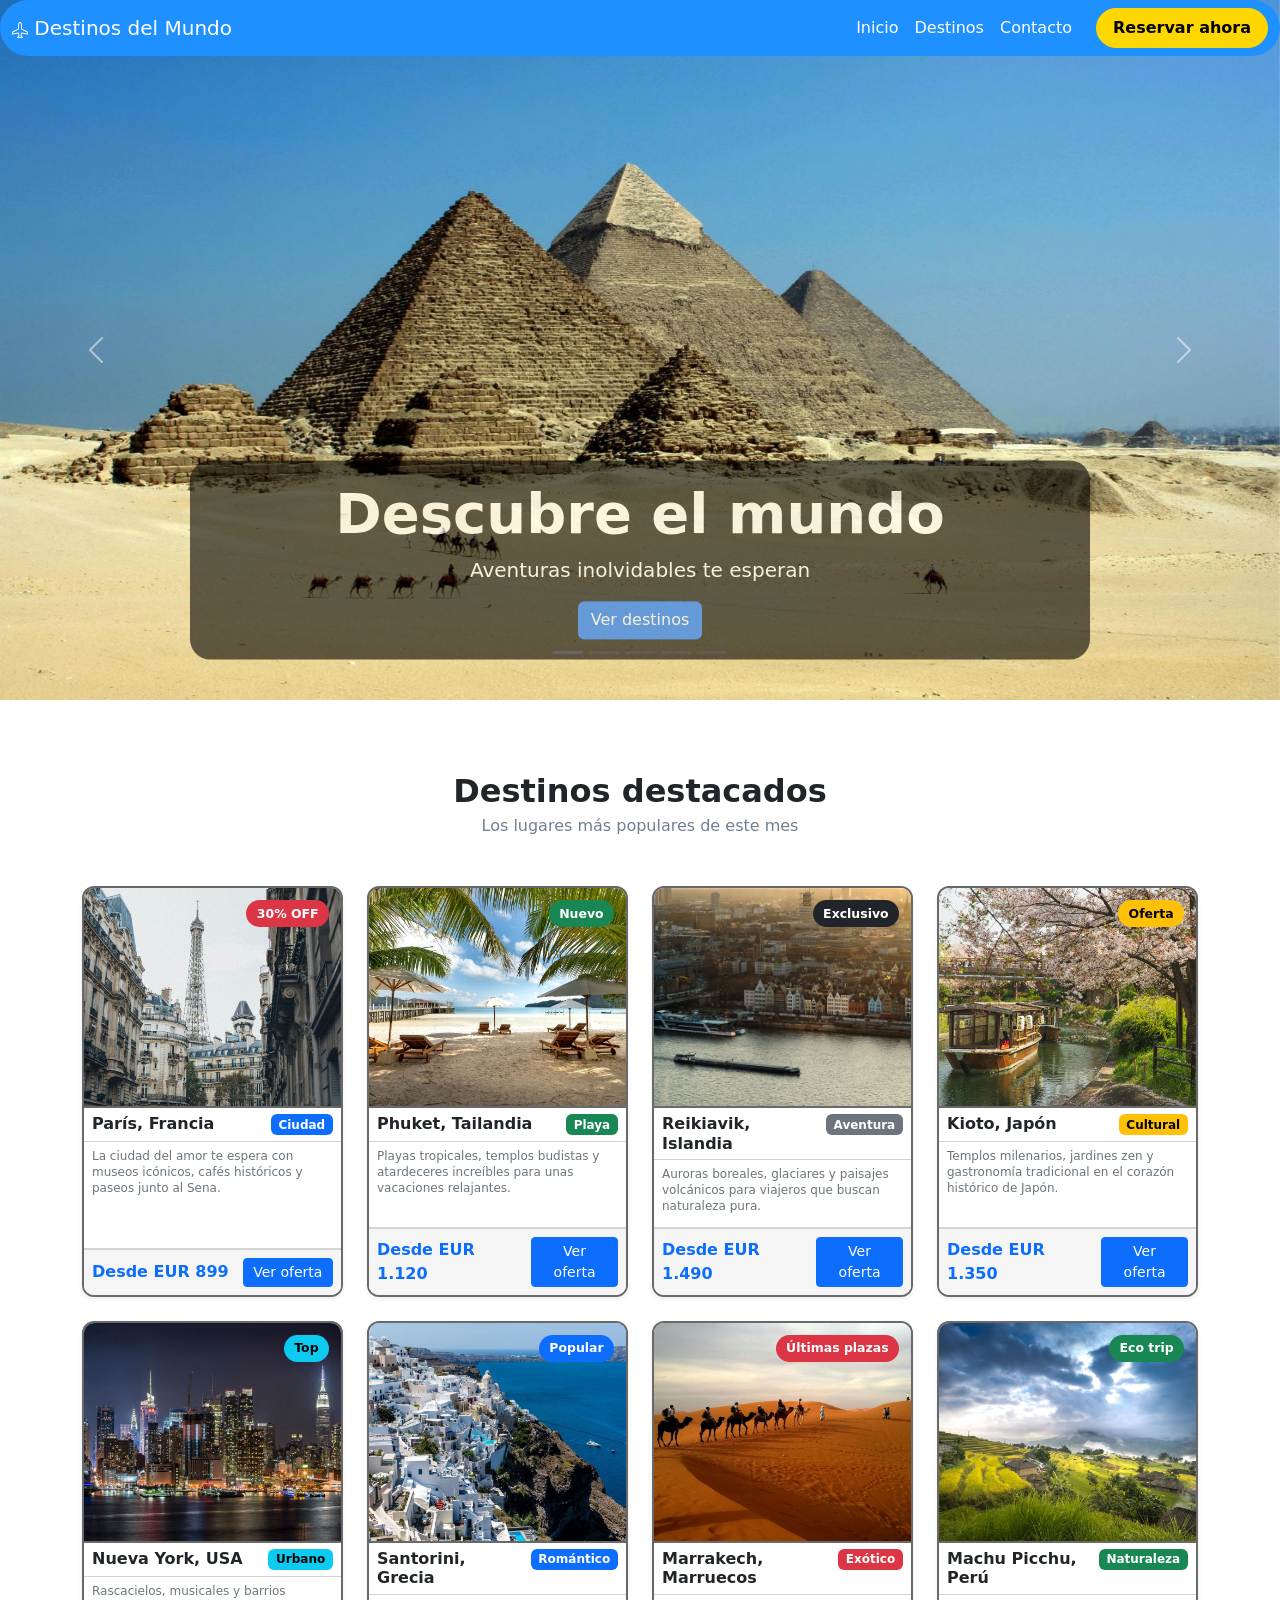
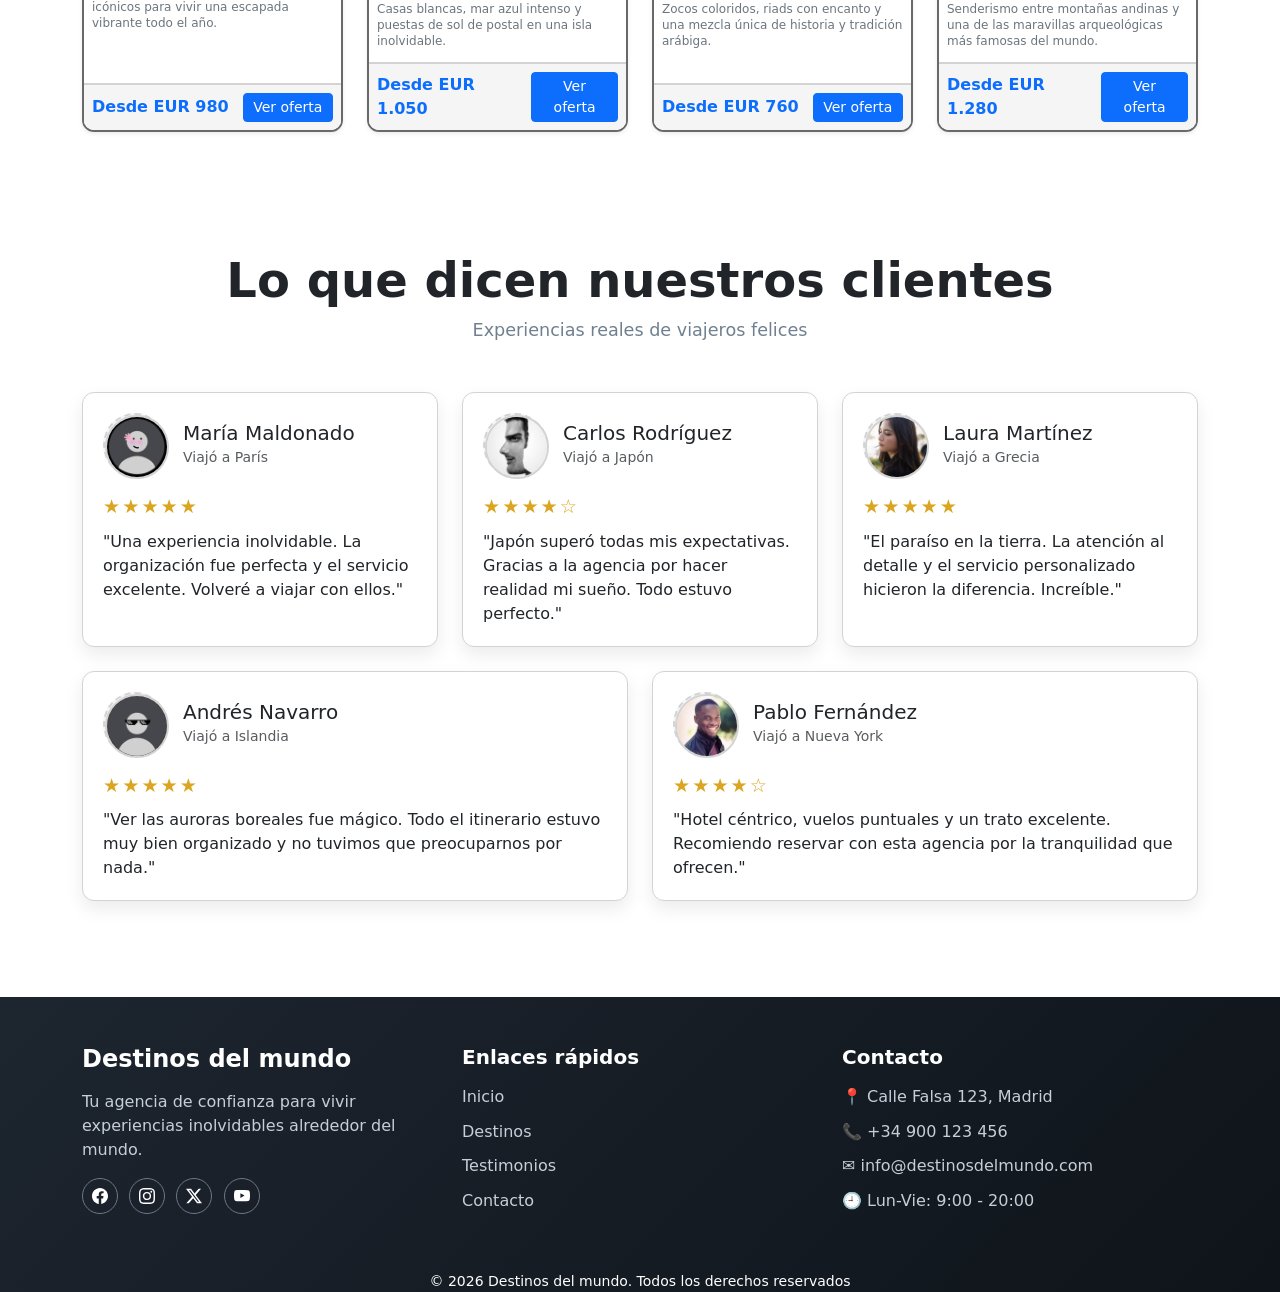
<file: index.html>
<!doctype html>
<!-- Página web de agencia de viajes con Bootstrap -->
<html lang="es">

<head>
  <!-- Título que se ve en la pestaña del navegador -->
  <title>Destinos del Mundo</title>
  <!-- Configuración de caracteres (acentos, ñ, etc.) -->
  <meta charset="utf-8" />
  <!-- Configuración para que se vea bien en móviles y tablets -->
  <meta name="viewport" content="width=device-width, initial-scale=1, shrink-to-fit=no" />

  <!-- Estilos de Bootstrap (librería para diseño bonito) -->
  <link href="https://cdn.jsdelivr.net/npm/bootstrap@5.3.2/dist/css/bootstrap.min.css" rel="stylesheet"
    integrity="sha384-T3c6CoIi6uLrA9TneNEoa7RxnatzjcDSCmG1MXxSR1GAsXEV/Dwwykc2MPK8M2HN" crossorigin="anonymous" />

  <!-- Nuestros estilos personalizados -->
  <link rel="stylesheet" href="estilos.css" />
</head>

<body>
  <!-- ENCABEZADO: Barra de navegación que se queda fija arriba -->
  <header>
    <nav class="navbar navbar-expand-lg barra-top fixed-top rounded-5">
      <div class="container-fluid">
        <!-- Logo de la página -->
        <a class="navbar-brand" href="index.html"> <svg xmlns="http://www.w3.org/2000/svg" width="16" height="16"
            fill="currentColor" class="bi bi-airplane" viewBox="0 0 16 16">
            <path
              d="M6.428 1.151C6.708.591 7.213 0 8 0s1.292.592 1.572 1.151C9.861 1.73 10 2.431 10 3v3.691l5.17 2.585a1.5 1.5 0 0 1 .83 1.342V12a.5.5 0 0 1-.582.493l-5.507-.918-.375 2.253 1.318 1.318A.5.5 0 0 1 10.5 16h-5a.5.5 0 0 1-.354-.854l1.319-1.318-.376-2.253-5.507.918A.5.5 0 0 1 0 12v-1.382a1.5 1.5 0 0 1 .83-1.342L6 6.691V3c0-.568.14-1.271.428-1.849m.894.448C7.111 2.02 7 2.569 7 3v4a.5.5 0 0 1-.276.447l-5.448 2.724a.5.5 0 0 0-.276.447v.792l5.418-.903a.5.5 0 0 1 .575.41l.5 3a.5.5 0 0 1-.14.437L6.708 15h2.586l-.647-.646a.5.5 0 0 1-.14-.436l.5-3a.5.5 0 0 1 .576-.411L15 11.41v-.792a.5.5 0 0 0-.276-.447L9.276 7.447A.5.5 0 0 1 9 7V3c0-.432-.11-.979-.322-1.401C8.458 1.159 8.213 1 8 1s-.458.158-.678.599" />
          </svg> Destinos del Mundo</a>
        <!-- Botón hamburguesa para móviles -->
        <button class="navbar-toggler" type="button" data-bs-toggle="collapse" data-bs-target="#navbarSupportedContent"
          aria-controls="navbarSupportedContent" aria-expanded="false" aria-label="Alternar navegación">
          <span class="navbar-toggler-icon"></span>
        </button>
        <!-- Menú que se esconde en móviles -->
        <div class="collapse navbar-collapse justify-content-end" id="navbarSupportedContent">
          <ul class="navbar-nav mb-2 mb-lg-0 me-lg-3">
            <li class="nav-item">
              <a class="nav-link active" aria-current="page" href="#">Inicio</a>
            </li>
            <li class="nav-item">
              <!-- Este enlace lleva a la sección de destinos más abajo -->
              <a class="nav-link"
                href="destinos.html">Destinos</a>
            </li>
            <li class="nav-item">
              <a class="nav-link"
                href="contactos.html">Contacto</a>
            </li>
          </ul>
          <!-- Botón de reserva en la esquina derecha -->
          <form class="d-flex" role="search">
            <button class="btn btn-viaje" type="button" data-bs-toggle="modal" data-bs-target="#modalReservaRapida">
              Reservar ahora
            </button>
          </form>
        </div>
      </div>
    </nav>
  </header>

  <main>
    <!-- CARRUSEL: Imágenes que cambian automáticamente (como un slideshow) -->
    <div id="carouselExampleAutoplaying" class="carousel slide" data-bs-ride="carousel">
      <!-- Contenedor de las imágenes -->
      <!-- Contenedor de las imágenes -->
      <div class="carousel-inner">
        <!-- Primera imagen -->
        <div class="carousel-item active">
          <img src="imagenes/carrusel-1.jpg" class="d-block w-100" alt="Destino de viaje 1">
        </div>
        <!-- Siguientes imágenes -->
        <div class="carousel-item">
          <img loading="lazy" src="imagenes/carrusel-2.jpg" class="d-block w-100" alt="Destino de viaje 2">
        </div>
        <div class="carousel-item">
          <img loading="lazy" src="imagenes/carrusel-3.jpg" class="d-block w-100" alt="Destino de viaje 3">
        </div>
        <div class="carousel-item">
          <img loading="lazy" src="imagenes/carrusel-4.jpg" class="d-block w-100" alt="Destino de viaje 4">
        </div>
        <div class="carousel-item">
          <img loading="lazy" src="imagenes/carrusel-5.jpg" class="d-block w-100" alt="Destino de viaje 5">
        </div>
      </div>

      <!-- Texto y botón que se ve sobre las imágenes -->
      <div class="texto-carrusel">
        <h1 class="display-4 fw-bold">Descubre el mundo</h1>
        <p class="lead mb-3">Aventuras inolvidables te esperan</p>
        <!-- Este botón lleva a la sección de destinos -->
        <a href="destinos.html" class="btn btn-primary">Ver destinos</a>
      </div>

      <!-- Puntos indicadores (muestran qué imagen estamos viendo) -->
      <div class="carousel-indicators">
        <button type="button" data-bs-target="#carouselExampleAutoplaying" data-bs-slide-to="0" class="active"
          aria-current="true" aria-label="Diapositiva 1"></button>
        <button type="button" data-bs-target="#carouselExampleAutoplaying" data-bs-slide-to="1"
          aria-label="Diapositiva 2"></button>
        <button type="button" data-bs-target="#carouselExampleAutoplaying" data-bs-slide-to="2"
          aria-label="Diapositiva 3"></button>
        <button type="button" data-bs-target="#carouselExampleAutoplaying" data-bs-slide-to="3"
          aria-label="Diapositiva 4"></button>
        <button type="button" data-bs-target="#carouselExampleAutoplaying" data-bs-slide-to="4"
          aria-label="Diapositiva 5"></button>
      </div>

      <!-- Botones para pasar a la imagen anterior/siguiente -->
      <button class="carousel-control-prev" type="button" data-bs-target="#carouselExampleAutoplaying"
        data-bs-slide="prev">
        <span class="carousel-control-prev-icon"></span>
        <span class="visually-hidden">Anterior</span>
      </button>
      <button class="carousel-control-next" type="button" data-bs-target="#carouselExampleAutoplaying"
        data-bs-slide="next">
        <span class="carousel-control-next-icon"></span>
        <span class="visually-hidden">Siguiente</span>
      </button>
    </div>

    <!-- SECCIÓN DE DESTINOS: Aquí van todas las tarjetas de viajes -->
    <section id="destinos" class="py-5">
      <div class="container my-4">
        <!-- Título y subtítulo de la sección -->
        <div class="text-center mb-4">
          <h2 class="titulo-desti mb-1">Destinos destacados</h2>
          <p class="sub-desti mb-0">Los lugares más populares de este mes</p>
        </div>

        <!-- Grid de tarjetas: Se adapta a diferentes tamaños de pantalla 
             - En móviles: 1 columna
             - En tablets: 2 columnas
             - En escritorio: 4 columnas
        -->
        <div class="row row-cols-1 row-cols-md-2 row-cols-xl-4 g-4 mt-4">
          <!-- TARJETA 1: Paris -->
          <div class="col">
            <!-- article es mejor que div para contenido importante -->
            <article class="card card-viaje h-100 border-0 shadow-sm">
              <!-- Contenedor de la imagen y etiqueta de oferta -->
              <div class="caja-foto">
                <img loading="lazy" src="imagenes/paris.jpg" class="card-img-top foto-destino" alt="París, Francia">
                <!-- Etiqueta roja que muestra el descuento -->
                <span class="badge rounded-pill text-bg-danger badge-arriba">30% OFF</span>
              </div>
              <!-- Cuerpo de la tarjeta con información -->
              <div class="card-body d-flex flex-column">
                <div class="d-flex justify-content-between align-items-start mb-2 gap-2">
                  <h5 class="card-title mb-0">París, Francia</h5>
                  <!-- Categoría del viaje -->
                  <span class="badge text-bg-primary">Ciudad</span>
                </div>
                <!-- Descripción que ocupa el espacio disponible -->
                <p class="card-text text-secondary flex-grow-1">La ciudad del amor te espera con museos icónicos, cafés
                  históricos y paseos junto al Sena.</p>
                <!-- Precio y botón -->
                <div class="d-flex justify-content-between align-items-center mt-3 gap-2">
                  <span class="fw-bold fs-5 text-primary">Desde EUR 899</span>
                  <!-- Botón que abre un popup con más detalles -->
                  <button type="button" class="btn btn-primary btn-sm boton-oferta" data-bs-toggle="modal"
                    data-bs-target="#modalParis">
                    Ver oferta
                  </button>
                </div>
              </div>
            </article>
          </div>

          <!-- TARJETA 2: Tailandia (igual estructura que Paris) -->
          <div class="col">
            <article class="card card-viaje h-100 border-0 shadow-sm">
              <div class="caja-foto">
                <img loading="lazy" src="imagenes/tailandia.jpg" class="card-img-top foto-destino" alt="Phuket, Tailandia">
                <!-- Etiqueta verde que indica novedad -->
                <span class="badge rounded-pill text-bg-success badge-arriba">Nuevo</span>
              </div>
              <div class="card-body d-flex flex-column">
                <div class="d-flex justify-content-between align-items-start mb-2 gap-2">
                  <h5 class="card-title mb-0">Phuket, Tailandia</h5>
                  <span class="badge text-bg-success">Playa</span>
                </div>
                <p class="card-text text-secondary flex-grow-1">Playas tropicales, templos budistas y atardeceres
                  increíbles para unas vacaciones relajantes.</p>
                <div class="d-flex justify-content-between align-items-center mt-3 gap-2">
                  <span class="fw-bold fs-5 text-primary">Desde EUR 1.120</span>
                  <button type="button" class="btn btn-primary btn-sm boton-oferta" data-bs-toggle="modal"
                    data-bs-target="#modalTailandia">
                    Ver oferta
                  </button>
                </div>
              </div>
            </article>
          </div>

          <!-- TARJETA 3: Islandia -->
          <div class="col">
            <article class="card card-viaje h-100 border-0 shadow-sm">
              <div class="caja-foto">
                <img loading="lazy" src="imagenes/islandia.jpg" class="card-img-top foto-destino" alt="Reikiavik, Islandia">
                <!-- Etiqueta negra para algo especial/exclusivo -->
                <span class="badge rounded-pill text-bg-dark badge-arriba">Exclusivo</span>
              </div>
              <div class="card-body d-flex flex-column">
                <div class="d-flex justify-content-between align-items-start mb-2 gap-2">
                  <h5 class="card-title mb-0">Reikiavik, Islandia</h5>
                  <span class="badge text-bg-secondary">Aventura</span>
                </div>
                <p class="card-text text-secondary flex-grow-1">Auroras boreales, glaciares y paisajes volcánicos para
                  viajeros que buscan naturaleza pura.</p>
                <div class="d-flex justify-content-between align-items-center mt-3 gap-2">
                  <span class="fw-bold fs-5 text-primary">Desde EUR 1.490</span>
                  <button type="button" class="btn btn-primary btn-sm boton-oferta" data-bs-toggle="modal"
                    data-bs-target="#modalIslandia">
                    Ver oferta
                  </button>
                </div>
              </div>
            </article>
          </div>

          <!-- TARJETA 4: Japón -->
          <div class="col">
            <article class="card card-viaje h-100 border-0 shadow-sm">
              <div class="caja-foto">
                <img loading="lazy" src="imagenes/japon.jpg" class="card-img-top foto-destino" alt="Kioto, Japón">
                <!-- Etiqueta naranja para ofertas -->
                <span class="badge rounded-pill text-bg-warning badge-arriba">Oferta</span>
              </div>
              <div class="card-body d-flex flex-column">
                <div class="d-flex justify-content-between align-items-start mb-2 gap-2">
                  <h5 class="card-title mb-0">Kioto, Japón</h5>
                  <span class="badge text-bg-warning">Cultural</span>
                </div>
                <p class="card-text text-secondary flex-grow-1">Templos milenarios, jardines zen y gastronomía
                  tradicional en el corazón histórico de Japón.</p>
                <div class="d-flex justify-content-between align-items-center mt-3 gap-2">
                  <span class="fw-bold fs-5 text-primary">Desde EUR 1.350</span>
                  <button type="button" class="btn btn-primary btn-sm boton-oferta" data-bs-toggle="modal"
                    data-bs-target="#modalJapon">
                    Ver oferta
                  </button>
                </div>
              </div>
            </article>
          </div>

          <!-- TARJETA 5: Nueva York -->
          <div class="col">
            <article class="card card-viaje h-100 border-0 shadow-sm">
              <div class="caja-foto">
                <img loading="lazy" src="imagenes/nuevayork.jpg" class="card-img-top foto-destino" alt="Nueva York, Estados Unidos">
                <!-- Etiqueta azul clara para lo más popular -->
                <span class="badge rounded-pill text-bg-info badge-arriba">Top</span>
              </div>
              <div class="card-body d-flex flex-column">
                <div class="d-flex justify-content-between align-items-start mb-2 gap-2">
                  <h5 class="card-title mb-0">Nueva York, USA</h5>
                  <span class="badge text-bg-info">Urbano</span>
                </div>
                <p class="card-text text-secondary flex-grow-1">Rascacielos, musicales y barrios icónicos para vivir una
                  escapada vibrante todo el año.</p>
                <div class="d-flex justify-content-between align-items-center mt-3 gap-2">
                  <span class="fw-bold fs-5 text-primary">Desde EUR 980</span>
                  <button type="button" class="btn btn-primary btn-sm boton-oferta" data-bs-toggle="modal"
                    data-bs-target="#modalNuevaYork">
                    Ver oferta
                  </button>
                </div>
              </div>
            </article>
          </div>

          <!-- TARJETA 6: Grecia -->
          <div class="col">
            <article class="card card-viaje h-100 border-0 shadow-sm">
              <div class="caja-foto">
                <img loading="lazy" src="imagenes/grecia.jpg" class="card-img-top foto-destino" alt="Santorini, Grecia">
                <!-- Etiqueta azul para popular -->
                <span class="badge rounded-pill text-bg-primary badge-arriba">Popular</span>
              </div>
              <div class="card-body d-flex flex-column">
                <div class="d-flex justify-content-between align-items-start mb-2 gap-2">
                  <h5 class="card-title mb-0">Santorini, Grecia</h5>
                  <span class="badge text-bg-primary">Romántico</span>
                </div>
                <p class="card-text text-secondary flex-grow-1">Casas blancas, mar azul intenso y puestas de sol de
                  postal en una isla inolvidable.</p>
                <div class="d-flex justify-content-between align-items-center mt-3 gap-2">
                  <span class="fw-bold fs-5 text-primary">Desde EUR 1.050</span>
                  <button type="button" class="btn btn-primary btn-sm boton-oferta" data-bs-toggle="modal"
                    data-bs-target="#modalGrecia">
                    Ver oferta
                  </button>
                </div>
              </div>
            </article>
          </div>

          <!-- TARJETA 7: Marruecos -->
          <div class="col">
            <article class="card card-viaje h-100 border-0 shadow-sm">
              <div class="caja-foto">
                <img loading="lazy" src="imagenes/marruecos.jpg" class="card-img-top foto-destino" alt="Marrakech, Marruecos">
                <!-- Etiqueta roja para urgencia (últimas plazas) -->
                <span class="badge rounded-pill text-bg-danger badge-arriba">Últimas plazas</span>
              </div>
              <div class="card-body d-flex flex-column">
                <div class="d-flex justify-content-between align-items-start mb-2 gap-2">
                  <h5 class="card-title mb-0">Marrakech, Marruecos</h5>
                  <span class="badge text-bg-danger">Exótico</span>
                </div>
                <p class="card-text text-secondary flex-grow-1">Zocos coloridos, riads con encanto y una mezcla única de
                  historia y tradición arábiga.</p>
                <div class="d-flex justify-content-between align-items-center mt-3 gap-2">
                  <span class="fw-bold fs-5 text-primary">Desde EUR 760</span>
                  <button type="button" class="btn btn-primary btn-sm boton-oferta" data-bs-toggle="modal"
                    data-bs-target="#modalMarruecos">
                    Ver oferta
                  </button>
                </div>
              </div>
            </article>
          </div>

          <!-- TARJETA 8: Perú -->
          <div class="col">
            <article class="card card-viaje h-100 border-0 shadow-sm">
              <div class="caja-foto">
                <img loading="lazy" src="imagenes/peru.jpg" class="card-img-top foto-destino" alt="Machu Picchu, Perú">
                <!-- Etiqueta verde para viajes ecológicos -->
                <span class="badge rounded-pill text-bg-success badge-arriba">Eco trip</span>
              </div>
              <div class="card-body d-flex flex-column">
                <div class="d-flex justify-content-between align-items-start mb-2 gap-2">
                  <h5 class="card-title mb-0">Machu Picchu, Perú</h5>
                  <span class="badge text-bg-success">Naturaleza</span>
                </div>
                <p class="card-text text-secondary flex-grow-1">Senderismo entre montañas andinas y una de las
                  maravillas arqueológicas más famosas del mundo.</p>
                <div class="d-flex justify-content-between align-items-center mt-3 gap-2">
                  <span class="fw-bold fs-5 text-primary">Desde EUR 1.280</span>
                  <button type="button" class="btn btn-primary btn-sm boton-oferta" data-bs-toggle="modal"
                    data-bs-target="#modalPeru">
                    Ver oferta
                  </button>
                </div>
              </div>
            </article>
          </div>
        </div>
      </div>
    </section>

    <!-- SECCIÓN DE TESTIMONIOS: Aquí van las opiniones de clientes felices que viajaron con nosotros -->
    <section id="testimonios" class="py-5">
      <div class="container">
        <!-- Título y subtítulo de testimonios -->
        <div class="text-center mb-5">
          <h2 class="titulo-opi">Lo que dicen nuestros clientes</h2>
          <p class="sub-opi">Experiencias reales de viajeros felices</p>
        </div>

        <!-- Grid de tarjetas de testimonios que se adaptan al tamaño de la pantalla -->
        <div class="row g-4">
          <!-- TESTIMONIO 1: María -->
          <div class="col-12 col-md-6 col-xl-4">
            <!-- Tarjeta de testimonio (foto, nombre, comentario y calificación) -->
            <article class="card card-opi h-100">
              <!-- Parte superior con foto y nombre del cliente -->
              <div class="d-flex align-items-center gap-3 mb-3">
                <!-- Espacio para la foto de perfil -->
                <div class="hueco-foto"><img src="imagenes/chica1.jpg" class="hueco-foto" alt="Foto de perfil">
                </div>
                <!-- Nombre y destino que visitó -->
                <div>
                  <h5 class="mb-0">María Maldonado</h5>
                  <small class="text-muted">Viajó a París</small>
                </div>
              </div>
              <!-- Estrellas de clasificación (5 estrellas = excelente) -->
              <p class="estrellas-opi mb-2">★★★★★</p>
              <!-- Comentario del cliente -->
              <p class="mb-0">"Una experiencia inolvidable. La organización fue perfecta y el servicio excelente.
                Volveré a viajar con ellos."</p>
            </article>
          </div>

          <!-- TESTIMONIO 2: Otro cliente con su propia experiencia -->
          <div class="col-12 col-md-6 col-xl-4">
            <!-- Mismo formato que el primero, pero con datos diferentes -->
            <article class="card card-opi h-100">
              <div class="d-flex align-items-center gap-3 mb-3">
                <div class="hueco-foto"><img src="imagenes/chico1.jpg" class="hueco-foto" alt="Foto de perfil"> </div>
                <div>
                  <h5 class="mb-0">Carlos Rodríguez</h5><small class="text-muted">Viajó a Japón</small>
                </div>
              </div>
              <p class="estrellas-opi mb-2">★★★★☆</p>
              <p class="mb-0">"Japón superó todas mis expectativas. Gracias a la agencia por hacer realidad mi sueño.
                Todo estuvo perfecto."</p>
            </article>
          </div>

          <div class="col-12 col-md-6 col-xl-4">
            <article class="card card-opi h-100">
              <div class="d-flex align-items-center gap-3 mb-3">
                <div class="hueco-foto"><img src="imagenes/chica2.jpg" class="hueco-foto" alt="Foto de perfil"></div>
                <div>
                  <h5 class="mb-0">Laura Martínez</h5>
                  <small class="text-muted">Viajó a Grecia</small>
                </div>
              </div>
              <p class="estrellas-opi mb-2">★★★★★</p>
              <p class="mb-0">"El paraíso en la tierra. La atención al detalle y el servicio personalizado hicieron la
                diferencia. Increíble."</p>
            </article>
          </div>

          <div class="col-12 col-md-6 col-xl-6">
            <article class="card card-opi h-100">
              <div class="d-flex align-items-center gap-3 mb-3">
                <div class="hueco-foto"><img src="imagenes/chico2.jpg" class="hueco-foto" alt="Foto de perfil">
                </div>
                <div>
                  <h5 class="mb-0">Andrés Navarro</h5>
                  <small class="text-muted">Viajó a Islandia</small>
                </div>
              </div>
              <p class="estrellas-opi mb-2">★★★★★</p>
              <p class="mb-0">"Ver las auroras boreales fue mágico. Todo el itinerario estuvo muy bien organizado y no
                tuvimos que preocuparnos por nada."</p>
            </article>
          </div>

          <div class="col-12 col-md-6 col-xl-6">
            <article class="card card-opi h-100">
              <div class="d-flex align-items-center gap-3 mb-3">
                <div class="hueco-foto"><img src="imagenes/chico3.jpg" class="hueco-foto" alt="Foto de perfil">
                </div>
                <div>
                  <h5 class="mb-0">Pablo Fernández</h5>
                  <small class="text-muted">Viajó a Nueva York</small>
                </div>
              </div>
              <p class="estrellas-opi mb-2">★★★★☆</p>
              <p class="mb-0">"Hotel céntrico, vuelos puntuales y un trato excelente. Recomiendo reservar con esta
                agencia por la tranquilidad que ofrecen."</p>
            </article>
          </div>
        </div>
      </div>
    </section>

    <!-- SECCIÓN DE MODALES: Popup que aparecen cuando haces clic en "Ver oferta"
         Cada modal muestra detalles completos de cada destino
    -->
    <!-- MODAL 1: Paris -->
    <div class="modal fade" id="modalParis" tabindex="-1" aria-labelledby="modalParisLabel">
      <div class="modal-dialog modal-lg modal-dialog-centered">
        <!-- Contenido principal del modal -->
        <div class="modal-content">
          <!-- Encabezado del modal con botón para cerrar -->
          <div class="modal-header">
            <h5 class="modal-title" id="modalParisLabel">Oferta: París, Francia</h5>
            <button type="button" class="btn-close" data-bs-dismiss="modal" aria-label="Cerrar"></button>
          </div>
          <!-- Cuerpo del modal sin padding para que la imagen ocupe todo el espacio -->
          <div class="modal-body p-0">
            <!-- Imagen grande del destino -->
            <img loading="lazy" src="imagenes/paris.jpg" class="foto-oferta" alt="París">
            <!-- Información y lista de qué incluye el viaje -->
            <div class="p-4">
              <p class="fw-bold mb-2">Incluye:</p>
              <ul class="lista-oferta">
                <li>Vuelo ida y vuelta</li>
                <li>Hotel 4 estrellas (7 noches)</li>
                <li>Desayuno incluido</li>
                <li>Traslados aeropuerto-hotel</li>
                <li>Guía turístico en español</li>
                <li>Seguro de viaje</li>
              </ul>
              <!-- Promoción especial destacada -->
              <div class="alert alert-info mb-0">
                <!-- <strong> = etiqueta que PONE EL TEXTO EN NEGRITA (MAS GRUESO) para destacarlo -->
                <strong>Promoción especial:</strong> Reserva antes del 31 de diciembre
                y obtén un 30% de descuento.
              </div>
            </div>
          </div>
          <!-- Botones inferiores para cerrar o reservar -->
          <div class="modal-footer">
            <button type="button" class="btn btn-secondary" data-bs-dismiss="modal">Cerrar</button>
            <button type="button" class="btn btn-primary" data-bs-target="#modalReservaRapida" data-bs-toggle="modal"
              data-bs-dismiss="modal">
              Reservar ahora
            </button>
          </div>
        </div>
      </div>
    </div>

    <!-- MODAL 2: Tailandia 
         Tiene la MISMA ESTRUCTURA que Paris, pero con información diferente de este destino
    -->
    <div class="modal fade" id="modalTailandia" tabindex="-1" aria-labelledby="modalTailandiaLabel">
      <div class="modal-dialog modal-lg modal-dialog-centered">
        <div class="modal-content">
          <div class="modal-header">
            <h5 class="modal-title" id="modalTailandiaLabel">Oferta: Phuket, Tailandia</h5>
            <button type="button" class="btn-close" data-bs-dismiss="modal" aria-label="Cerrar"></button>
          </div>
          <div class="modal-body p-0">
            <img loading="lazy" src="imagenes/tailandia.jpg" class="foto-oferta" alt="Tailandia">
            <div class="p-4">
              <p class="fw-bold mb-2">Incluye:</p>
              <ul class="lista-oferta">
                <li>Vuelo ida y vuelta</li>
                <li>Hotel 4 estrellas (7 noches)</li>
                <li>Desayuno incluido</li>
                <li>Traslados aeropuerto-hotel</li>
                <li>Guía turístico en español</li>
                <li>Seguro de viaje</li>
              </ul>
              <div class="alert alert-info mb-0">
                <!-- alert = una caja de alerta con color azul para destacar información importante -->
                <strong>Promoción especial:</strong> Reserva esta semana y consigue
                traslados gratis aeropuerto-hotel.
              </div>
            </div>
          </div>
          <div class="modal-footer">
            <button type="button" class="btn btn-secondary" data-bs-dismiss="modal">Cerrar</button>
            <button type="button" class="btn btn-primary" data-bs-target="#modalReservaRapida" data-bs-toggle="modal"
              data-bs-dismiss="modal">
              Reservar ahora
            </button>
          </div>
        </div>
      </div>
    </div>

    <!-- MODAL 3: Islandia 
         Popup que muestra todos los detalles y la oferta especial de este destino
    -->
    <div class="modal fade" id="modalIslandia" tabindex="-1" aria-labelledby="modalIslandiaLabel">
      <div class="modal-dialog modal-lg modal-dialog-centered">
        <div class="modal-content">
          <div class="modal-header">
            <h5 class="modal-title" id="modalIslandiaLabel">Oferta: Reikiavik, Islandia</h5>
            <button type="button" class="btn-close" data-bs-dismiss="modal" aria-label="Cerrar"></button>
          </div>
          <div class="modal-body p-0">
            <img loading="lazy" src="imagenes/islandia.jpg" class="foto-oferta" alt="Islandia">
            <div class="p-4">
              <p class="fw-bold mb-2">Incluye:</p>
              <ul class="lista-oferta">
                <li>Vuelo ida y vuelta</li>
                <li>Hotel 4 estrellas (7 noches)</li>
                <li>Desayuno incluido</li>
                <li>Traslados aeropuerto-hotel</li>
                <li>Guía turístico en español</li>
                <li>Seguro de viaje</li>
              </ul>
              <div class="alert alert-info mb-0"><strong>Promoción especial:</strong> Incluye excursion para ver auroras
                boreales sin costo adicional.</div>
            </div>
          </div>
          <div class="modal-footer">
            <button type="button" class="btn btn-secondary" data-bs-dismiss="modal">Cerrar</button>
            <button type="button" class="btn btn-primary" data-bs-target="#modalReservaRapida" data-bs-toggle="modal"
              data-bs-dismiss="modal">
              Reservar ahora
            </button>
          </div>
        </div>
      </div>
    </div>

    <!-- MODAL 4: Japón -->
    <div class="modal fade" id="modalJapon" tabindex="-1" aria-labelledby="modalJaponLabel">
      <div class="modal-dialog modal-lg modal-dialog-centered">
        <div class="modal-content">
          <div class="modal-header">
            <h5 class="modal-title" id="modalJaponLabel">Oferta: Kioto, Japón</h5>
            <button type="button" class="btn-close" data-bs-dismiss="modal" aria-label="Cerrar"></button>
          </div>
          <div class="modal-body p-0">
            <img loading="lazy" src="imagenes/japon.jpg" class="foto-oferta" alt="Japón">
            <div class="p-4">
              <p class="fw-bold mb-2">Incluye:</p>
              <ul class="lista-oferta">
                <li>Vuelo ida y vuelta</li>
                <li>Hotel 4 estrellas (7 noches)</li>
                <li>Desayuno incluido</li>
                <li>Traslados aeropuerto-hotel</li>
                <li>Guía turístico en español</li>
                <li>Seguro de viaje</li>
              </ul>
              <div class="alert alert-info mb-0"><strong>Promoción especial:</strong> Promoción cultural: entrada a
                templos históricos incluida.</div>
            </div>
          </div>
          <div class="modal-footer">
            <button type="button" class="btn btn-secondary" data-bs-dismiss="modal">Cerrar</button>
            <button type="button" class="btn btn-primary" data-bs-target="#modalReservaRapida" data-bs-toggle="modal"
              data-bs-dismiss="modal">
              Reservar ahora
            </button>
          </div>
        </div>
      </div>
    </div>

    <!-- MODAL 5: Nueva York -->
    <div class="modal fade" id="modalNuevaYork" tabindex="-1" aria-labelledby="modalNuevaYorkLabel">
      <div class="modal-dialog modal-lg modal-dialog-centered">
        <div class="modal-content">
          <div class="modal-header">
            <h5 class="modal-title" id="modalNuevaYorkLabel">Oferta: Nueva York, USA</h5>
            <button type="button" class="btn-close" data-bs-dismiss="modal" aria-label="Cerrar"></button>
          </div>
          <div class="modal-body p-0">
            <img loading="lazy" src="imagenes/nuevayork.jpg" class="foto-oferta" alt="Nueva York">
            <div class="p-4">
              <p class="fw-bold mb-2">Incluye:</p>
              <ul class="lista-oferta">
                <li>Vuelo ida y vuelta</li>
                <li>Hotel 4 estrellas (7 noches)</li>
                <li>Desayuno incluido</li>
                <li>Traslados aeropuerto-hotel</li>
                <li>Guía turístico en español</li>
                <li>Seguro de viaje</li>
              </ul>
              <div class="alert alert-info mb-0"><strong>Promoción especial:</strong> Reserva anticipada con descuento
                en entradas a musicales.</div>
            </div>
          </div>
          <div class="modal-footer">
            <button type="button" class="btn btn-secondary" data-bs-dismiss="modal">Cerrar</button>
            <button type="button" class="btn btn-primary" data-bs-target="#modalReservaRapida" data-bs-toggle="modal"
              data-bs-dismiss="modal">
              Reservar ahora
            </button>
          </div>
        </div>
      </div>
    </div>

    <!-- MODAL 6: Grecia -->
    <div class="modal fade" id="modalGrecia" tabindex="-1" aria-labelledby="modalGreciaLabel">
      <div class="modal-dialog modal-lg modal-dialog-centered">
        <div class="modal-content">
          <div class="modal-header">
            <h5 class="modal-title" id="modalGreciaLabel">Oferta: Santorini, Grecia</h5>
            <button type="button" class="btn-close" data-bs-dismiss="modal" aria-label="Cerrar"></button>
          </div>
          <div class="modal-body p-0">
            <img loading="lazy" src="imagenes/grecia.jpg" class="foto-oferta" alt="Grecia">
            <div class="p-4">
              <p class="fw-bold mb-2">Incluye:</p>
              <ul class="lista-oferta">
                <li>Vuelo ida y vuelta</li>
                <li>Hotel 4 estrellas (7 noches)</li>
                <li>Desayuno incluido</li>
                <li>Traslados aeropuerto-hotel</li>
                <li>Guía turístico en español</li>
                <li>Seguro de viaje</li>
              </ul>
              <div class="alert alert-info mb-0"><strong>Promoción especial:</strong> Oferta romántica con cena
                panoramica incluida.</div>
            </div>
          </div>
          <div class="modal-footer">
            <button type="button" class="btn btn-secondary" data-bs-dismiss="modal">Cerrar</button>
            <button type="button" class="btn btn-primary" data-bs-target="#modalReservaRapida" data-bs-toggle="modal"
              data-bs-dismiss="modal">
              Reservar ahora
            </button>
          </div>
        </div>
      </div>
    </div>

    <!-- MODAL 7: Marruecos -->
    <div class="modal fade" id="modalMarruecos" tabindex="-1" aria-labelledby="modalMarruecosLabel">
      <div class="modal-dialog modal-lg modal-dialog-centered">
        <div class="modal-content">
          <div class="modal-header">
            <h5 class="modal-title" id="modalMarruecosLabel">Oferta: Marrakech, Marruecos</h5>
            <button type="button" class="btn-close" data-bs-dismiss="modal" aria-label="Cerrar"></button>
          </div>
          <div class="modal-body p-0">
            <img loading="lazy" src="imagenes/marruecos.jpg" class="foto-oferta" alt="Marruecos">
            <div class="p-4">
              <p class="fw-bold mb-2">Incluye:</p>
              <ul class="lista-oferta">
                <li>Vuelo ida y vuelta</li>
                <li>Hotel 4 estrellas (7 noches)</li>
                <li>Desayuno incluido</li>
                <li>Traslados aeropuerto-hotel</li>
                <li>Guía turístico en español</li>
                <li>Seguro de viaje</li>
              </ul>
              <div class="alert alert-info mb-0"><strong>Promoción especial:</strong> Últimas plazas con upgrade de riad
                sujeto a disponibilidad.</div>
            </div>
          </div>
          <div class="modal-footer">
            <button type="button" class="btn btn-secondary" data-bs-dismiss="modal">Cerrar</button>
            <button type="button" class="btn btn-primary" data-bs-target="#modalReservaRapida" data-bs-toggle="modal"
              data-bs-dismiss="modal">
              Reservar ahora
            </button>
          </div>
        </div>
      </div>
    </div>

    <!-- MODAL 8: Perú -->
    <div class="modal fade" id="modalPeru" tabindex="-1" aria-labelledby="modalPeruLabel">
      <div class="modal-dialog modal-lg modal-dialog-centered">
        <div class="modal-content">
          <div class="modal-header">
            <h5 class="modal-title" id="modalPeruLabel">Oferta: Machu Picchu, Perú</h5>
            <button type="button" class="btn-close" data-bs-dismiss="modal" aria-label="Cerrar"></button>
          </div>
          <div class="modal-body p-0">
            <img loading="lazy" src="imagenes/peru.jpg" class="foto-oferta" alt="Perú">
            <div class="p-4">
              <p class="fw-bold mb-2">Incluye:</p>
              <ul class="lista-oferta">
                <li>Vuelo ida y vuelta</li>
                <li>Hotel 4 estrellas (7 noches)</li>
                <li>Desayuno incluido</li>
                <li>Traslados aeropuerto-hotel</li>
                <li>Guía turístico en español</li>
                <li>Seguro de viaje</li>
              </ul>
              <div class="alert alert-info mb-0"><strong>Promoción especial:</strong> Pack aventura con guia local en
                español incluido.</div>
            </div>
          </div>
          <div class="modal-footer">
            <button type="button" class="btn btn-secondary" data-bs-dismiss="modal">Cerrar</button>
            <button type="button" class="btn btn-primary" data-bs-target="#modalReservaRapida" data-bs-toggle="modal"
              data-bs-dismiss="modal">
              Reservar ahora
            </button>
          </div>
        </div>
      </div>
    </div>

    <div class="modal fade" id="modalReservaRapida" tabindex="-1" aria-labelledby="modalReservaRapidaLabel">
      <div class="modal-dialog modal-dialog-centered">
        <div class="modal-content">
          <div class="modal-header cabecera-reserva">
            <h5 class="modal-title" id="modalReservaRapidaLabel">Reserva rápida</h5>
            <button type="button" class="btn-close btn-close-white" data-bs-dismiss="modal"
              aria-label="Cerrar"></button>
          </div>
          <div class="modal-body">
            <div id="avisoReserva" class="alert alert-success d-none" role="alert"></div>
<form id="formReserva" novalidate>
              <div class="mb-3">
                <label for="nombreReserva" class="form-label">Nombre completo *</label>
                <input type="text" class="form-control" id="nombreReserva" required>
              </div>
              <div class="mb-3">
                <label for="emailReserva" class="form-label">Email *</label>
                <input type="email" class="form-control" id="emailReserva" required>
              </div>
              <div class="mb-3">
                <label for="destinoReserva" class="form-label">Destino *</label>
                <select class="form-select" id="destinoReserva" required>
                  <option value="" selected disabled>Selecciona un destino</option>
<option>París, Francia</option>
                  <option>Phuket, Tailandia</option>
                  <option>Reikiavik, Islandia</option>
                  <option>Kioto, Japón</option>
                  <option>Nueva York, USA</option>
                  <option>Santorini, Grecia</option>
                  <option>Marrakech, Marruecos</option>
                  <option>Machu Picchu, Perú</option>
                </select>
              </div>
              <div class="row g-3">
                <div class="col-7">
                  <label for="fechaReserva" class="form-label">Fecha de viaje *</label>
                  <input type="date" class="form-control" id="fechaReserva" required>
                </div>
                <div class="col-5">
                  <label for="personasReserva" class="form-label">Personas *</label>
                  <input type="number" min="1" max="10" value="1" class="form-control" id="personasReserva" required>
                </div>
              </div>
              <div class="form-check mt-3">
                <input class="form-check-input" type="checkbox" value="" id="terminosReserva" required>
                <label class="form-check-label" for="terminosReserva">
                  Acepto los términos y condiciones
                </label>
              </div>
            </form>
          </div>
          <div class="modal-footer">
            <button type="button" class="btn btn-secondary" data-bs-dismiss="modal">Cancelar</button>
            <button type="submit" form="formReserva" class="btn btn-primary">Enviar reserva</button>
          </div>
        </div>
      </div>
    </div>
  </main>

  <footer class="pie-web mt-5">
    <div class="container py-5">
      <div class="row g-4">
        <div class="col-12 col-lg-4">
          <h4 class="pie-titulo">Destinos del mundo</h4>
          <p class="pie-texto">Tu agencia de confianza para vivir experiencias inolvidables alrededor del mundo.</p>
          <div class="pie-social">
            <a href="#" aria-label="Facebook"><svg xmlns="http://www.w3.org/2000/svg" width="16" height="16"
                fill="currentColor" class="bi bi-facebook" viewBox="0 0 16 16">
                <path
                  d="M16 8.049c0-4.446-3.582-8.05-8-8.05C3.58 0-.002 3.603-.002 8.05c0 4.017 2.926 7.347 6.75 7.951v-5.625h-2.03V8.05H6.75V6.275c0-2.017 1.195-3.131 3.022-3.131.876 0 1.791.157 1.791.157v1.98h-1.009c-.993 0-1.303.621-1.303 1.258v1.51h2.218l-.354 2.326H9.25V16c3.824-.604 6.75-3.934 6.75-7.951" />
              </svg></a>
            <a href="#" aria-label="Instagram"><svg xmlns="http://www.w3.org/2000/svg" width="16" height="16"
                fill="currentColor" class="bi bi-instagram" viewBox="0 0 16 16">
                <path
                  d="M8 0C5.829 0 5.556.01 4.703.048 3.85.088 3.269.222 2.76.42a3.9 3.9 0 0 0-1.417.923A3.9 3.9 0 0 0 .42 2.76C.222 3.268.087 3.85.048 4.7.01 5.555 0 5.827 0 8.001c0 2.172.01 2.444.048 3.297.04.852.174 1.433.372 1.942.205.526.478.972.923 1.417.444.445.89.719 1.416.923.51.198 1.09.333 1.942.372C5.555 15.99 5.827 16 8 16s2.444-.01 3.298-.048c.851-.04 1.434-.174 1.943-.372a3.9 3.9 0 0 0 1.416-.923c.445-.445.718-.891.923-1.417.197-.509.332-1.09.372-1.942C15.99 10.445 16 10.173 16 8s-.01-2.445-.048-3.299c-.04-.851-.175-1.433-.372-1.941a3.9 3.9 0 0 0-.923-1.417A3.9 3.9 0 0 0 13.24.42c-.51-.198-1.092-.333-1.943-.372C10.443.01 10.172 0 7.998 0zm-.717 1.442h.718c2.136 0 2.389.007 3.232.046.78.035 1.204.166 1.486.275.373.145.64.319.92.599s.453.546.598.92c.11.281.24.705.275 1.485.039.843.047 1.096.047 3.231s-.008 2.389-.047 3.232c-.035.78-.166 1.203-.275 1.485a2.5 2.5 0 0 1-.599.919c-.28.28-.546.453-.92.598-.28.11-.704.24-1.485.276-.843.038-1.096.047-3.232.047s-2.39-.009-3.233-.047c-.78-.036-1.203-.166-1.485-.276a2.5 2.5 0 0 1-.92-.598 2.5 2.5 0 0 1-.6-.92c-.109-.281-.24-.705-.275-1.485-.038-.843-.046-1.096-.046-3.233s.008-2.388.046-3.231c.036-.78.166-1.204.276-1.486.145-.373.319-.64.599-.92s.546-.453.92-.598c.282-.11.705-.24 1.485-.276.738-.034 1.024-.044 2.515-.045zm4.988 1.328a.96.96 0 1 0 0 1.92.96.96 0 0 0 0-1.92m-4.27 1.122a4.109 4.109 0 1 0 0 8.217 4.109 4.109 0 0 0 0-8.217m0 1.441a2.667 2.667 0 1 1 0 5.334 2.667 2.667 0 0 1 0-5.334" />
              </svg></a>
            <a href="#" aria-label="Twitter"><svg xmlns="http://www.w3.org/2000/svg" width="16" height="16"
                fill="currentColor" class="bi bi-twitter-x" viewBox="0 0 16 16">
                <path
                  d="M12.6.75h2.454l-5.36 6.142L16 15.25h-4.937l-3.867-5.07-4.425 5.07H.316l5.733-6.57L0 .75h5.063l3.495 4.633L12.601.75Zm-.86 13.028h1.36L4.323 2.145H2.865z" />
              </svg></a>
            <a href="#" aria-label="YouTube"><svg xmlns="http://www.w3.org/2000/svg" width="16" height="16"
                fill="currentColor" class="bi bi-youtube" viewBox="0 0 16 16">
                <path
                  d="M8.051 1.999h.089c.822.003 4.987.033 6.11.335a2.01 2.01 0 0 1 1.415 1.42c.101.38.172.883.22 1.402l.01.104.022.26.008.104c.065.914.073 1.77.074 1.957v.075c-.001.194-.01 1.108-.082 2.06l-.008.105-.009.104c-.05.572-.124 1.14-.235 1.558a2.01 2.01 0 0 1-1.415 1.42c-1.16.312-5.569.334-6.18.335h-.142c-.309 0-1.587-.006-2.927-.052l-.17-.006-.087-.004-.171-.007-.171-.007c-1.11-.049-2.167-.128-2.654-.26a2.01 2.01 0 0 1-1.415-1.419c-.111-.417-.185-.986-.235-1.558L.09 9.82l-.008-.104A31 31 0 0 1 0 7.68v-.123c.002-.215.01-.958.064-1.778l.007-.103.003-.052.008-.104.022-.26.01-.104c.048-.519.119-1.023.22-1.402a2.01 2.01 0 0 1 1.415-1.42c.487-.13 1.544-.21 2.654-.26l.17-.007.172-.006.086-.003.171-.007A100 100 0 0 1 7.858 2zM6.4 5.209v4.818l4.157-2.408z" />
              </svg></a>
          </div>
        </div>

        <div class="col-12 col-md-6 col-lg-4">
          <h5 class="pie-subtitulo">Enlaces rápidos</h5>
          <ul class="pie-links list-unstyled mb-0">
            <li><a href="#">Inicio</a></li>
            <li><a href="#destinos">Destinos</a></li>
            <li><a href="#testimonios">Testimonios</a></li>
            <li><a href="contactos.html">Contacto</a></li>
          </ul>
        </div>

        <div class="col-12 col-md-6 col-lg-4">
          <h5 class="pie-subtitulo">Contacto</h5>
          <ul class="pie-contacto list-unstyled mb-0">
            <li>📍 Calle Falsa 123, Madrid</li>
            <li>📞 +34 900 123 456</li>
            <li>✉ info@destinosdelmundo.com</li>
            <li>🕘 Lun-Vie: 9:00 - 20:00</li>
          </ul>
        </div>
      </div>
    </div>
    <!-- Copyright notice -->
    <div class="text-center small">© 2026 Destinos del mundo. Todos los derechos reservados</div>
  </footer>

  <!-- SCRIPTS de Bootstrap necesarios para que funcionen los botones, modales, etc. -->
  <!-- Script de Popper (necesario para algunos componentes de Bootstrap) -->
  <script src="https://cdn.jsdelivr.net/npm/@popperjs/core@2.11.8/dist/umd/popper.min.js"
    integrity="sha384-I7E8VVD/ismYTF4hNIPjVp/Zjvgyol6VFvRkX/vR+Vc4jQkC+hVqc2pM8ODewa9r"
    crossorigin="anonymous"></script>

  <!-- Script principal de Bootstrap (agranda botones, modales, navbars, etc.) -->
  <script src="https://cdn.jsdelivr.net/npm/bootstrap@5.3.2/dist/js/bootstrap.min.js"
    integrity="sha384-BBtl+eGJRgqQAUMxJ7pMwbEyER4l1g+O15P+16Ep7Q9Q+zqX6gSbd85u4mG4QzX+"
    crossorigin="anonymous"></script>
  <!-- Script propio: filtros, validación y reservas -->
  <script src="script.js"></script>
</body>

</html>
</file>
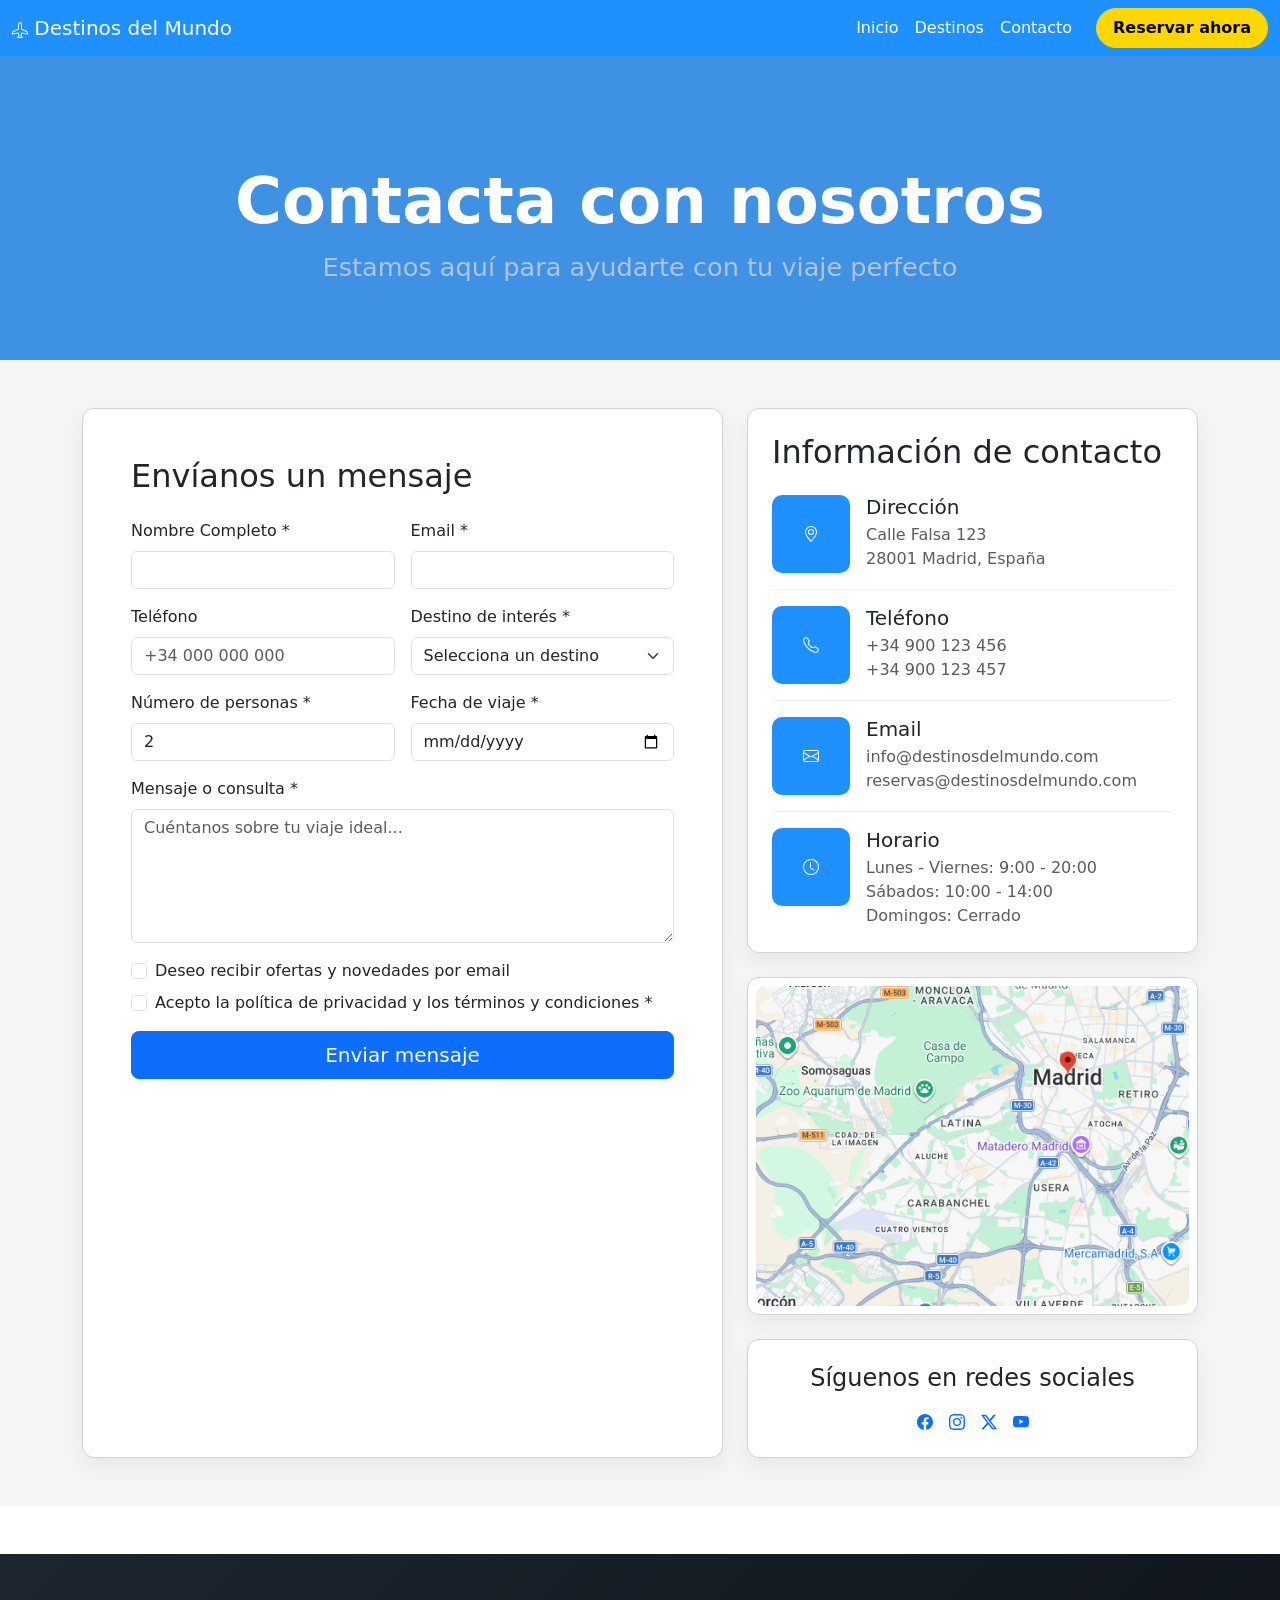
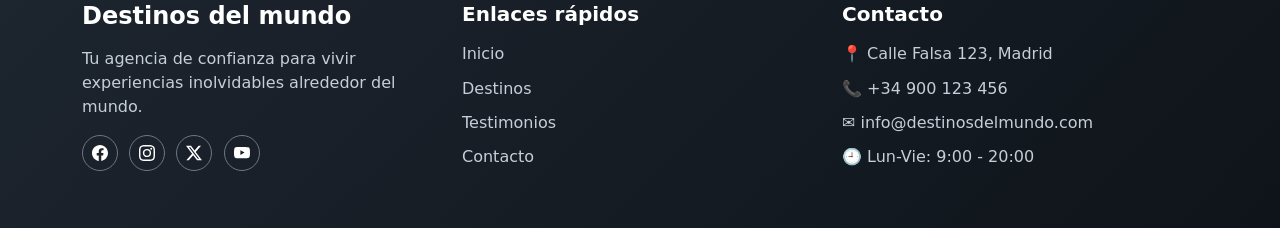
<file: contactos.html>
<!doctype html>
<!-- Página de contacto: Aquí los usuarios pueden enviar mensajes y ver información de contacto -->
<html lang="es">

<head>
    <title>Contacto - Destinos del Mundo</title>
    <!-- Configuración del sitio para funcionar bien en todos los dispositivos -->
    <meta charset="utf-8" />
    <meta name="viewport" content="width=device-width, initial-scale=1, shrink-to-fit=no" />

    <!-- Estilos de Bootstrap (para que se vea bien el diseño) -->
    <link href="https://cdn.jsdelivr.net/npm/bootstrap@5.3.2/dist/css/bootstrap.min.css" rel="stylesheet"
        integrity="sha384-T3c6CoIi6uLrA9TneNEoa7RxnatzjcDSCmG1MXxSR1GAsXEV/Dwwykc2MPK8M2HN" crossorigin="anonymous" />
    <!-- Nuestros estilos personalizados -->
    <link rel="stylesheet" href="estilos.css" />
</head>

<body>
    <header>
        <nav class="navbar navbar-expand-lg barra-top fixed-top">
            <div class="container-fluid">
                <a class="navbar-brand" href="index.html">
                    <svg xmlns="http://www.w3.org/2000/svg" width="16" height="16" fill="currentColor"
                        class="bi bi-airplane" viewBox="0 0 16 16">
                        <path
                            d="M6.428 1.151C6.708.591 7.213 0 8 0s1.292.592 1.572 1.151C9.861 1.73 10 2.431 10 3v3.691l5.17 2.585a1.5 1.5 0 0 1 .83 1.342V12a.5.5 0 0 1-.582.493l-5.507-.918-.375 2.253 1.318 1.318A.5.5 0 0 1 10.5 16h-5a.5.5 0 0 1-.354-.854l1.319-1.318-.376-2.253-5.507.918A.5.5 0 0 1 0 12v-1.382a1.5 1.5 0 0 1 .83-1.342L6 6.691V3c0-.568.14-1.271.428-1.849m.894.448C7.111 2.02 7 2.569 7 3v4a.5.5 0 0 1-.276.447l-5.448 2.724a.5.5 0 0 0-.276.447v.792l5.418-.903a.5.5 0 0 1 .575.41l.5 3a.5.5 0 0 1-.14.437L6.708 15h2.586l-.647-.646a.5.5 0 0 1-.14-.436l.5-3a.5.5 0 0 1 .576-.411L15 11.41v-.792a.5.5 0 0 0-.276-.447L9.276 7.447A.5.5 0 0 1 9 7V3c0-.432-.11-.979-.322-1.401C8.458 1.159 8.213 1 8 1s-.458.158-.678.599" />
                    </svg>
                    Destinos del Mundo
                </a>
                <button class="navbar-toggler" type="button" data-bs-toggle="collapse" data-bs-target="#navbarContacto"
                    aria-controls="navbarContacto" aria-expanded="false" aria-label="Alternar navegación">
                    <span class="navbar-toggler-icon"></span>
                </button>

                <div class="collapse navbar-collapse justify-content-end" id="navbarContacto">
                    <ul class="navbar-nav mb-2 mb-lg-0 me-lg-3">
                        <li class="nav-item"><a class="nav-link" href="index.html">Inicio</a></li>
                        <li class="nav-item"><a class="nav-link" href="destinos.html">Destinos</a></li>
                        <li class="nav-item"><a class="nav-link active" href="contactos.html">Contacto</a></li>
                    </ul>
                    <button class="btn btn-viaje" type="button" data-bs-toggle="modal"
                        data-bs-target="#modalReservaRapida">
                        Reservar ahora
                    </button>
                </div>
            </div>
        </nav>
    </header>

    <main>
        <section class="portada-destinos d-flex align-items-center justify-content-center">
            <div class="text-center portada-centro">
                <h1 class="portada-destinos-titulo mb-2">Contacta con nosotros</h1>
                <p class="portada-destinos-subtitulo mb-0">Estamos aquí para ayudarte con tu viaje perfecto</p>
            </div>
        </section>

        <section class="zona-contacto py-5">
            <div class="container">
                <!-- Grid con 2 partes: formulario a la izquierda e información de contacto a la derecha -->
                <div class="row g-4">
                    <!-- PARTE IZQUIERDA: Formulario para que los usuarios envíen mensajes -->
                    <div class="col-12 col-xl-7">
                        <article class="card caja-contacto h-100">
                            <div class="card-body p-4 p-lg-5">
                                <h2 class="mb-4">Envíanos un mensaje</h2>

                                <!-- FORMULARIO: Campos para que el usuario rellene sus datos -->
                                <div id="avisoContacto" class="alert alert-success d-none" role="alert"></div>
<form id="formContacto" novalidate>
                                    <div class="row g-3">
                                        <!-- Campo: Nombre completo -->
                                        <div class="col-12 col-md-6">
                                            <label for="nombreCompleto" class="form-label">Nombre Completo *</label>
                                            <input type="text" id="nombreCompleto" class="form-control" required>
                                        </div>
                                        <!-- Campo: Email -->
                                        <div class="col-12 col-md-6">
                                            <label for="emailContacto" class="form-label">Email *</label>
                                            <input type="email" id="emailContacto" class="form-control" required>
                                        </div>
                                        <!-- Campo: Teléfono (opcional) -->
                                        <div class="col-12 col-md-6">
                                            <label for="telefonoContacto" class="form-label">Teléfono</label>
                                            <input type="tel" id="telefonoContacto" class="form-control"
                                                placeholder="+34 000 000 000">
                                        </div>
                                        <!-- Campo: Destino de interés (eliges uno de la lista) -->
                                        <div class="col-12 col-md-6">
                                            <label for="destinoInteres" class="form-label">Destino de interés *</label>
                                            <select id="destinoInteres" class="form-select" required>
                                                <option value="" selected disabled>Selecciona un destino</option>
                                                <option>París, Francia</option>
                                                <option>Phuket, Tailandia</option>
                                                <option>Reikiavik, Islandia</option>
                                                <option>Kioto, Japón</option>
                                                <option>Nueva York, USA</option>
                                                <option>Santorini, Grecia</option>
                                                <option>Marrakech, Marruecos</option>
                                                <option>Machu Picchu, Perú</option>
                                            </select>
                                        </div>
                                        <!-- Campo: Cuántas personas viajarán -->
                                        <div class="col-12 col-md-6">
                                            <label for="personasContacto" class="form-label">Número de personas
                                                *</label>
                                            <input type="number" id="personasContacto" class="form-control" min="1"
                                                max="10" value="2" required>
                                        </div>
                                        <!-- Campo: Fecha de viaje (calendario) -->
                                        <div class="col-12 col-md-6">
                                            <label for="fechaContacto" class="form-label">Fecha de viaje *</label>
                                            <input type="date" id="fechaContacto" class="form-control" required>
                                        </div>
                                        <!-- Campo: Mensaje o consulta (caja de texto grande) -->
                                        <div class="col-12">
                                            <label for="mensajeContacto" class="form-label">Mensaje o consulta *</label>
                                            <textarea id="mensajeContacto" class="form-control" rows="5"
                                                placeholder="Cuéntanos sobre tu viaje ideal..." required></textarea>
                                        </div>
                                        <!-- Checkboxes: Aceptar términos y recibir ofertas -->
                                        <div class="col-12">
                                            <!-- Opción para recibir ofertas por email -->
                                            <div class="form-check mb-2">
                                                <input class="form-check-input" type="checkbox" id="ofertasContacto">
                                                <label class="form-check-label" for="ofertasContacto">Deseo recibir
                                                    ofertas y novedades por email</label>
                                            </div>
                                            <!-- Aceptar términos (OBLIGATORIO) -->
                                            <div class="form-check mb-3">
                                                <input class="form-check-input" type="checkbox" id="terminosContacto"
                                                    required>
                                                <label class="form-check-label" for="terminosContacto">Acepto la
                                                    política de privacidad y los términos y condiciones *</label>
                                            </div>
                                            <!-- Botón para enviar el formulario -->
                                            <button class="btn btn-primary w-100 btn-lg" type="submit">Enviar
                                                mensaje</button>
                                        </div>
                                    </div>
                                </form>
                            </div>
                        </article>
                    </div>

                    <!-- PARTE DERECHA: Información de contacto (dirección, teléfono, email, horario, mapa) -->
                    <div class="col-12 col-xl-5">
                        <!-- TARJETA 1: Información de contacto con iconos -->
                        <article class="card caja-contacto mb-4">
                            <div class="card-body p-4">
                                <h2 class="mb-4">Información de contacto</h2>

                                <!-- ELEMENTO 1: Dirección con icono de ubicación -->
                                <div class="dato-contacto d-flex gap-3 mb-3">
                                    <div class="icono-contacto"><!-- icono de mapa -->
                                        <svg xmlns="http://www.w3.org/2000/svg" width="16" height="16"
                                            fill="currentColor" class="bi bi-geo-alt" viewBox="0 0 16 16">
                                            <path
                                                d="M12.166 8.94c-.524 1.062-1.234 2.12-1.96 3.07A32 32 0 0 1 8 14.58a32 32 0 0 1-2.206-2.57c-.726-.95-1.436-2.008-1.96-3.07C3.304 7.867 3 6.862 3 6a5 5 0 0 1 10 0c0 .862-.305 1.867-.834 2.94M8 16s6-5.686 6-10A6 6 0 0 0 2 6c0 4.314 6 10 6 10" />
                                            <path
                                                d="M8 8a2 2 0 1 1 0-4 2 2 0 0 1 0 4m0 1a3 3 0 1 0 0-6 3 3 0 0 0 0 6" />
                                        </svg>
                                    </div>
                                    <div>
                                        <h5 class="mb-1">Dirección</h5>
                                        <p class="mb-0 text-muted">Calle Falsa 123<br>28001 Madrid, España</p>
                                    </div>
                                </div>

                                <!-- ELEMENTO 2: Teléfono con icono -->
                                <div class="dato-contacto d-flex gap-3 mb-3">
                                    <div class="icono-contacto"><!-- icono de teléfono -->
                                        <svg xmlns="http://www.w3.org/2000/svg" width="16" height="16"
                                            fill="currentColor" class="bi bi-telephone" viewBox="0 0 16 16">
                                            <path
                                                d="M3.654 1.328a.678.678 0 0 0-1.015-.063L1.605 2.3c-.483.484-.661 1.169-.45 1.77a17.6 17.6 0 0 0 4.168 6.608 17.6 17.6 0 0 0 6.608 4.168c.601.211 1.286.033 1.77-.45l1.034-1.034a.678.678 0 0 0-.063-1.015l-2.307-1.794a.68.68 0 0 0-.58-.122l-2.19.547a1.75 1.75 0 0 1-1.657-.459L5.482 8.062a1.75 1.75 0 0 1-.46-1.657l.548-2.19a.68.68 0 0 0-.122-.58zM1.884.511a1.745 1.745 0 0 1 2.612.163L6.29 2.98c.329.423.445.974.315 1.494l-.547 2.19a.68.68 0 0 0 .178.643l2.457 2.457a.68.68 0 0 0 .644.178l2.189-.547a1.75 1.75 0 0 1 1.494.315l2.306 1.794c.829.645.905 1.87.163 2.611l-1.034 1.034c-.74.74-1.846 1.065-2.877.702a18.6 18.6 0 0 1-7.01-4.42 18.6 18.6 0 0 1-4.42-7.009c-.362-1.03-.037-2.137.703-2.877z" />
                                        </svg>
                                    </div>
                                    <div>
                                        <h5 class="mb-1">Teléfono</h5>
                                        <p class="mb-0 text-muted">+34 900 123 456<br>+34 900 123 457</p>
                                    </div>
                                </div>

                                <!-- ELEMENTO 3: Email con icono -->
                                <div class="dato-contacto d-flex gap-3 mb-3">
                                    <div class="icono-contacto"><!-- icono de sobre (email) -->
                                        <svg xmlns="http://www.w3.org/2000/svg" width="16" height="16"
                                            fill="currentColor" class="bi bi-envelope" viewBox="0 0 16 16">
                                            <path
                                                d="M0 4a2 2 0 0 1 2-2h12a2 2 0 0 1 2 2v8a2 2 0 0 1-2 2H2a2 2 0 0 1-2-2zm2-1a1 1 0 0 0-1 1v.217l7 4.2 7-4.2V4a1 1 0 0 0-1-1zm13 2.383-4.708 2.825L15 11.105zm-.034 6.876-5.64-3.471L8 9.583l-1.326-.795-5.64 3.47A1 1 0 0 0 2 13h12a1 1 0 0 0 .966-.741M1 11.105l4.708-2.897L1 5.383z" />
                                        </svg>
                                    </div>
                                    <div>
                                        <h5 class="mb-1">Email</h5>
                                        <p class="mb-0 text-muted">
                                            info@destinosdelmundo.com<br>reservas@destinosdelmundo.com</p>
                                    </div>
                                </div>

                                <!-- ELEMENTO 4: Horario de atención con icono de reloj -->
                                <div class="dato-contacto d-flex gap-3">
                                    <div class="icono-contacto"><!-- icono de reloj -->
                                        <svg xmlns="http://www.w3.org/2000/svg" width="16" height="16"
                                            fill="currentColor" class="bi bi-clock" viewBox="0 0 16 16">
                                            <path
                                                d="M8 3.5a.5.5 0 0 0-1 0V9a.5.5 0 0 0 .252.434l3.5 2a.5.5 0 0 0 .496-.868L8 8.71z" />
                                            <path
                                                d="M8 16A8 8 0 1 0 8 0a8 8 0 0 0 0 16m7-8A7 7 0 1 1 1 8a7 7 0 0 1 14 0" />
                                        </svg>
                                    </div>
                                    <div>
                                        <h5 class="mb-1">Horario</h5>
                                        <p class="mb-0 text-muted">Lunes - Viernes: 9:00 - 20:00<br>Sábados: 10:00 -
                                            14:00<br>Domingos: Cerrado</p>
                                    </div>
                                </div>
                            </div>
                        </article>

                        <!-- TARJETA 2: Mapa de ubicación -->
                        <article class="card caja-contacto mb-4">
                            <div class="card-body p-2">
                                <div class="marco-mapa">
                                    <!-- Imagen del mapa mostrando la ubicación -->
                                    <img src="imagenes/mapa.png" class="foto-mapa" alt="Mapa de ubicación">
                                </div>
                            </div>
                        </article>

                        <!-- TARJETA 3: Enlaces a redes sociales -->
                        <article class="card caja-contacto">
                            <div class="card-body p-4 text-center">
                                <h3 class="h4 mb-3">Síguenos en redes sociales</h3>
                                <!-- Links a Facebook, Instagram, Twitter, YouTube -->
                                <div class="redes-contacto d-flex justify-content-center gap-3">
                                    <a href="#" aria-label="Facebook"><svg xmlns="http://www.w3.org/2000/svg" width="16"
                                            height="16" fill="currentColor" class="bi bi-facebook" viewBox="0 0 16 16">
                                            <path
                                                d="M16 8.049c0-4.446-3.582-8.05-8-8.05C3.58 0-.002 3.603-.002 8.05c0 4.017 2.926 7.347 6.75 7.951v-5.625h-2.03V8.05H6.75V6.275c0-2.017 1.195-3.131 3.022-3.131.876 0 1.791.157 1.791.157v1.98h-1.009c-.993 0-1.303.621-1.303 1.258v1.51h2.218l-.354 2.326H9.25V16c3.824-.604 6.75-3.934 6.75-7.951" />
                                        </svg></a>
                                    <a href="#" aria-label="Instagram"><svg xmlns="http://www.w3.org/2000/svg"
                                            width="16" height="16" fill="currentColor" class="bi bi-instagram"
                                            viewBox="0 0 16 16">
                                            <path
                                                d="M8 0C5.829 0 5.556.01 4.703.048 3.85.088 3.269.222 2.76.42a3.9 3.9 0 0 0-1.417.923A3.9 3.9 0 0 0 .42 2.76C.222 3.268.087 3.85.048 4.7.01 5.555 0 5.827 0 8.001c0 2.172.01 2.444.048 3.297.04.852.174 1.433.372 1.942.205.526.478.972.923 1.417.444.445.89.719 1.416.923.51.198 1.09.333 1.942.372C5.555 15.99 5.827 16 8 16s2.444-.01 3.298-.048c.851-.04 1.434-.174 1.943-.372a3.9 3.9 0 0 0 1.416-.923c.445-.445.718-.891.923-1.417.197-.509.332-1.09.372-1.942C15.99 10.445 16 10.173 16 8s-.01-2.445-.048-3.299c-.04-.851-.175-1.433-.372-1.941a3.9 3.9 0 0 0-.923-1.417A3.9 3.9 0 0 0 13.24.42c-.51-.198-1.092-.333-1.943-.372C10.443.01 10.172 0 7.998 0zm-.717 1.442h.718c2.136 0 2.389.007 3.232.046.78.035 1.204.166 1.486.275.373.145.64.319.92.599s.453.546.598.92c.11.281.24.705.275 1.485.039.843.047 1.096.047 3.231s-.008 2.389-.047 3.232c-.035.78-.166 1.203-.275 1.485a2.5 2.5 0 0 1-.599.919c-.28.28-.546.453-.92.598-.28.11-.704.24-1.485.276-.843.038-1.096.047-3.232.047s-2.39-.009-3.233-.047c-.78-.036-1.203-.166-1.485-.276a2.5 2.5 0 0 1-.92-.598 2.5 2.5 0 0 1-.6-.92c-.109-.281-.24-.705-.275-1.485-.038-.843-.046-1.096-.046-3.233s.008-2.388.046-3.231c.036-.78.166-1.204.276-1.486.145-.373.319-.64.599-.92s.546-.453.92-.598c.282-.11.705-.24 1.485-.276.738-.034 1.024-.044 2.515-.045zm4.988 1.328a.96.96 0 1 0 0 1.92.96.96 0 0 0 0-1.92m-4.27 1.122a4.109 4.109 0 1 0 0 8.217 4.109 4.109 0 0 0 0-8.217m0 1.441a2.667 2.667 0 1 1 0 5.334 2.667 2.667 0 0 1 0-5.334" />
                                        </svg></a>
                                    <a href="#" aria-label="Twitter"><svg xmlns="http://www.w3.org/2000/svg" width="16"
                                            height="16" fill="currentColor" class="bi bi-twitter-x" viewBox="0 0 16 16">
                                            <path
                                                d="M12.6.75h2.454l-5.36 6.142L16 15.25h-4.937l-3.867-5.07-4.425 5.07H.316l5.733-6.57L0 .75h5.063l3.495 4.633L12.601.75Zm-.86 13.028h1.36L4.323 2.145H2.865z" />
                                        </svg></a>
                                    <a href="#" aria-label="YouTube"><svg xmlns="http://www.w3.org/2000/svg" width="16"
                                            height="16" fill="currentColor" class="bi bi-youtube" viewBox="0 0 16 16">
                                            <path
                                                d="M8.051 1.999h.089c.822.003 4.987.033 6.11.335a2.01 2.01 0 0 1 1.415 1.42c.101.38.172.883.22 1.402l.01.104.022.26.008.104c.065.914.073 1.77.074 1.957v.075c-.001.194-.01 1.108-.082 2.06l-.008.105-.009.104c-.05.572-.124 1.14-.235 1.558a2.01 2.01 0 0 1-1.415 1.42c-1.16.312-5.569.334-6.18.335h-.142c-.309 0-1.587-.006-2.927-.052l-.17-.006-.087-.004-.171-.007-.171-.007c-1.11-.049-2.167-.128-2.654-.26a2.01 2.01 0 0 1-1.415-1.419c-.111-.417-.185-.986-.235-1.558L.09 9.82l-.008-.104A31 31 0 0 1 0 7.68v-.123c.002-.215.01-.958.064-1.778l.007-.103.003-.052.008-.104.022-.26.01-.104c.048-.519.119-1.023.22-1.402a2.01 2.01 0 0 1 1.415-1.42c.487-.13 1.544-.21 2.654-.26l.17-.007.172-.006.086-.003.171-.007A100 100 0 0 1 7.858 2zM6.4 5.209v4.818l4.157-2.408z" />
                                        </svg></a>
                                </div>
                            </div>
                        </article>
                    </div>
                </div>
            </div>
        </section>
        <div class="modal fade" id="modalReservaRapida" tabindex="-1" aria-labelledby="modalReservaRapidaLabel">
            <div class="modal-dialog modal-dialog-centered">
                <div class="modal-content">
                    <div class="modal-header cabecera-reserva">
                        <h5 class="modal-title" id="modalReservaRapidaLabel">Reserva rápida</h5>
                        <button type="button" class="btn-close btn-close-white" data-bs-dismiss="modal"
                            aria-label="Cerrar"></button>
                    </div>
                    <div class="modal-body">
                        <div id="avisoReserva" class="alert alert-success d-none" role="alert"></div>
<form id="formReserva" novalidate>
                            <div class="mb-3">
                                <label for="nombreReserva" class="form-label">Nombre completo *</label>
                                <input type="text" class="form-control" id="nombreReserva" required>
                            </div>
                            <div class="mb-3">
                                <label for="emailReserva" class="form-label">Email *</label>
                                <input type="email" class="form-control" id="emailReserva" required>
                            </div>
                            <div class="mb-3">
                                <label for="destinoReserva" class="form-label">Destino *</label>
                                <select class="form-select" id="destinoReserva" required>
                                    <option value="" selected disabled>Selecciona un destino</option>
<option>París, Francia</option>
                                    <option>Phuket, Tailandia</option>
                                    <option>Reikiavik, Islandia</option>
                                    <option>Kioto, Japón</option>
                                    <option>Nueva York, USA</option>
                                    <option>Santorini, Grecia</option>
                                    <option>Marrakech, Marruecos</option>
                                    <option>Machu Picchu, Perú</option>
                                </select>
                            </div>
                            <div class="row g-3">
                                <div class="col-7">
                                    <label for="fechaReserva" class="form-label">Fecha de viaje *</label>
                                    <input type="date" class="form-control" id="fechaReserva" required>
                                </div>
                                <div class="col-5">
                                    <label for="personasReserva" class="form-label">Personas *</label>
                                    <input type="number" min="1" max="10" value="1" class="form-control"
                                        id="personasReserva" required>
                                </div>
                            </div>
                            <div class="form-check mt-3">
                                <input class="form-check-input" type="checkbox" id="terminosReserva" required>
                                <label class="form-check-label" for="terminosReserva">Acepto los términos y
                                    condiciones</label>
                            </div>
                        </form>
                    </div>
                    <div class="modal-footer">
                        <button type="button" class="btn btn-secondary" data-bs-dismiss="modal">Cancelar</button>
                        <button type="submit" form="formReserva" class="btn btn-primary">Enviar reserva</button>
                    </div>
                </div>
            </div>
        </div>
    </main>
    <footer class="pie-web mt-5">
        <div class="container py-5">
            <div class="row g-4">
                <div class="col-12 col-lg-4">
                    <h4 class="pie-titulo">Destinos del mundo</h4>
                    <p class="pie-texto">Tu agencia de confianza para vivir experiencias inolvidables alrededor del
                        mundo.</p>
                    <div class="pie-social">
                        <a href="#" aria-label="Facebook"><svg xmlns="http://www.w3.org/2000/svg" width="16" height="16"
                                fill="currentColor" class="bi bi-facebook" viewBox="0 0 16 16">
                                <path
                                    d="M16 8.049c0-4.446-3.582-8.05-8-8.05C3.58 0-.002 3.603-.002 8.05c0 4.017 2.926 7.347 6.75 7.951v-5.625h-2.03V8.05H6.75V6.275c0-2.017 1.195-3.131 3.022-3.131.876 0 1.791.157 1.791.157v1.98h-1.009c-.993 0-1.303.621-1.303 1.258v1.51h2.218l-.354 2.326H9.25V16c3.824-.604 6.75-3.934 6.75-7.951" />
                            </svg></a>
                        <a href="#" aria-label="Instagram"><svg xmlns="http://www.w3.org/2000/svg" width="16"
                                height="16" fill="currentColor" class="bi bi-instagram" viewBox="0 0 16 16">
                                <path
                                    d="M8 0C5.829 0 5.556.01 4.703.048 3.85.088 3.269.222 2.76.42a3.9 3.9 0 0 0-1.417.923A3.9 3.9 0 0 0 .42 2.76C.222 3.268.087 3.85.048 4.7.01 5.555 0 5.827 0 8.001c0 2.172.01 2.444.048 3.297.04.852.174 1.433.372 1.942.205.526.478.972.923 1.417.444.445.89.719 1.416.923.51.198 1.09.333 1.942.372C5.555 15.99 5.827 16 8 16s2.444-.01 3.298-.048c.851-.04 1.434-.174 1.943-.372a3.9 3.9 0 0 0 1.416-.923c.445-.445.718-.891.923-1.417.197-.509.332-1.09.372-1.942C15.99 10.445 16 10.173 16 8s-.01-2.445-.048-3.299c-.04-.851-.175-1.433-.372-1.941a3.9 3.9 0 0 0-.923-1.417A3.9 3.9 0 0 0 13.24.42c-.51-.198-1.092-.333-1.943-.372C10.443.01 10.172 0 7.998 0zm-.717 1.442h.718c2.136 0 2.389.007 3.232.046.78.035 1.204.166 1.486.275.373.145.64.319.92.599s.453.546.598.92c.11.281.24.705.275 1.485.039.843.047 1.096.047 3.231s-.008 2.389-.047 3.232c-.035.78-.166 1.203-.275 1.485a2.5 2.5 0 0 1-.599.919c-.28.28-.546.453-.92.598-.28.11-.704.24-1.485.276-.843.038-1.096.047-3.232.047s-2.39-.009-3.233-.047c-.78-.036-1.203-.166-1.485-.276a2.5 2.5 0 0 1-.92-.598 2.5 2.5 0 0 1-.6-.92c-.109-.281-.24-.705-.275-1.485-.038-.843-.046-1.096-.046-3.233s.008-2.388.046-3.231c.036-.78.166-1.204.276-1.486.145-.373.319-.64.599-.92s.546-.453.92-.598c.282-.11.705-.24 1.485-.276.738-.034 1.024-.044 2.515-.045zm4.988 1.328a.96.96 0 1 0 0 1.92.96.96 0 0 0 0-1.92m-4.27 1.122a4.109 4.109 0 1 0 0 8.217 4.109 4.109 0 0 0 0-8.217m0 1.441a2.667 2.667 0 1 1 0 5.334 2.667 2.667 0 0 1 0-5.334" />
                            </svg></a>
                        <a href="#" aria-label="Twitter"><svg xmlns="http://www.w3.org/2000/svg" width="16" height="16"
                                fill="currentColor" class="bi bi-twitter-x" viewBox="0 0 16 16">
                                <path
                                    d="M12.6.75h2.454l-5.36 6.142L16 15.25h-4.937l-3.867-5.07-4.425 5.07H.316l5.733-6.57L0 .75h5.063l3.495 4.633L12.601.75Zm-.86 13.028h1.36L4.323 2.145H2.865z" />
                            </svg></a>
                        <a href="#" aria-label="YouTube"><svg xmlns="http://www.w3.org/2000/svg" width="16" height="16"
                                fill="currentColor" class="bi bi-youtube" viewBox="0 0 16 16">
                                <path
                                    d="M8.051 1.999h.089c.822.003 4.987.033 6.11.335a2.01 2.01 0 0 1 1.415 1.42c.101.38.172.883.22 1.402l.01.104.022.26.008.104c.065.914.073 1.77.074 1.957v.075c-.001.194-.01 1.108-.082 2.06l-.008.105-.009.104c-.05.572-.124 1.14-.235 1.558a2.01 2.01 0 0 1-1.415 1.42c-1.16.312-5.569.334-6.18.335h-.142c-.309 0-1.587-.006-2.927-.052l-.17-.006-.087-.004-.171-.007-.171-.007c-1.11-.049-2.167-.128-2.654-.26a2.01 2.01 0 0 1-1.415-1.419c-.111-.417-.185-.986-.235-1.558L.09 9.82l-.008-.104A31 31 0 0 1 0 7.68v-.123c.002-.215.01-.958.064-1.778l.007-.103.003-.052.008-.104.022-.26.01-.104c.048-.519.119-1.023.22-1.402a2.01 2.01 0 0 1 1.415-1.42c.487-.13 1.544-.21 2.654-.26l.17-.007.172-.006.086-.003.171-.007A100 100 0 0 1 7.858 2zM6.4 5.209v4.818l4.157-2.408z" />
                            </svg></a>
                    </div>
                </div>

                <div class="col-12 col-md-6 col-lg-4">
                    <h5 class="pie-subtitulo">Enlaces rápidos</h5>
                    <ul class="pie-links list-unstyled mb-0">
                        <li><a href="index.html">Inicio</a></li>
                        <li><a
                                href="destinos.html">Destinos</a>
                        </li>
                        <li><a href="index.html#testimonios">Testimonios</a></li>
                        <li><a href="contactos.html">Contacto</a></li>
                    </ul>
                </div>

                <div class="col-12 col-md-6 col-lg-4">
                    <h5 class="pie-subtitulo">Contacto</h5>
                    <ul class="pie-contacto list-unstyled mb-0">
                        <li>📍 Calle Falsa 123, Madrid</li>
                        <li>📞 +34 900 123 456</li>
                        <li>✉ info@destinosdelmundo.com</li>
                        <li>🕘 Lun-Vie: 9:00 - 20:00</li>
                    </ul>
                </div>
            </div>
        </div>
    </footer>


    <script src="https://cdn.jsdelivr.net/npm/@popperjs/core@2.11.8/dist/umd/popper.min.js"
        integrity="sha384-I7E8VVD/ismYTF4hNIPjVp/Zjvgyol6VFvRkX/vR+Vc4jQkC+hVqc2pM8ODewa9r"
        crossorigin="anonymous"></script>
    <script src="https://cdn.jsdelivr.net/npm/bootstrap@5.3.2/dist/js/bootstrap.min.js"
        integrity="sha384-BBtl+eGJRgqQAUMxJ7pMwbEyER4l1g+O15P+16Ep7Q9Q+zqX6gSbd85u4mG4QzX+"
        crossorigin="anonymous"></script>
  <!-- Script propio: filtros, validación y reservas -->
  <script src="script.js"></script>
</body>

</html>
</file>
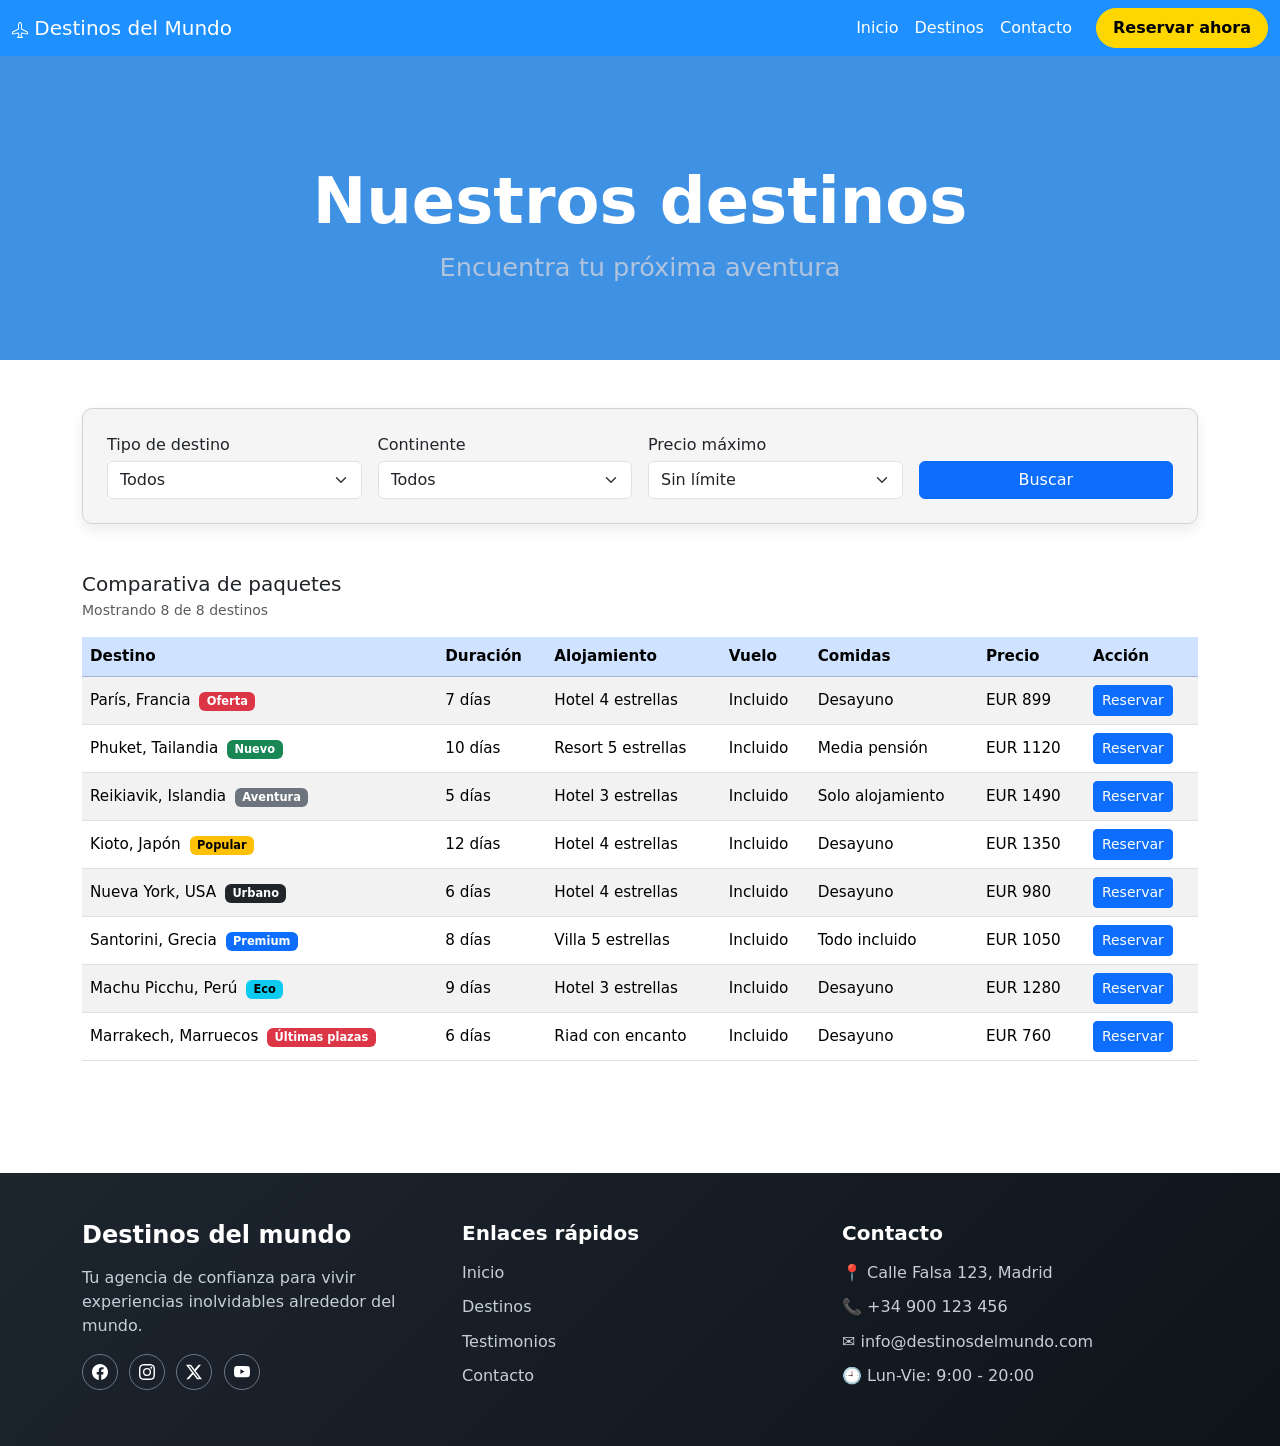
<file: destinos.html>
<!doctype html>
<!-- Página de listado de todos los destinos con filtros y tabla comparativa -->
<html lang="es">

<head>
    <title>Destinos del Mundo</title>
    <!-- Configuración básica del navegador y el sitio -->
    <meta charset="utf-8" />
    <meta name="viewport" content="width=device-width, initial-scale=1, shrink-to-fit=no" />

    <!-- Estilos de Bootstrap (librería para hacer el diseño bonito) -->
    <link href="https://cdn.jsdelivr.net/npm/bootstrap@5.3.2/dist/css/bootstrap.min.css" rel="stylesheet"
        integrity="sha384-T3c6CoIi6uLrA9TneNEoa7RxnatzjcDSCmG1MXxSR1GAsXEV/Dwwykc2MPK8M2HN" crossorigin="anonymous" />
    <!-- Nuestros estilos personalizados -->
    <link rel="stylesheet" href="estilos.css" />
</head>

<body>
    <header>
        <nav class="navbar navbar-expand-lg barra-top fixed-top">
            <div class="container-fluid">

                <a class="navbar-brand" href="index.html"> <svg xmlns="http://www.w3.org/2000/svg" width="16" height="16"
                        fill="currentColor" class="bi bi-airplane" viewBox="0 0 16 16">
                        <path
                            d="M6.428 1.151C6.708.591 7.213 0 8 0s1.292.592 1.572 1.151C9.861 1.73 10 2.431 10 3v3.691l5.17 2.585a1.5 1.5 0 0 1 .83 1.342V12a.5.5 0 0 1-.582.493l-5.507-.918-.375 2.253 1.318 1.318A.5.5 0 0 1 10.5 16h-5a.5.5 0 0 1-.354-.854l1.319-1.318-.376-2.253-5.507.918A.5.5 0 0 1 0 12v-1.382a1.5 1.5 0 0 1 .83-1.342L6 6.691V3c0-.568.14-1.271.428-1.849m.894.448C7.111 2.02 7 2.569 7 3v4a.5.5 0 0 1-.276.447l-5.448 2.724a.5.5 0 0 0-.276.447v.792l5.418-.903a.5.5 0 0 1 .575.41l.5 3a.5.5 0 0 1-.14.437L6.708 15h2.586l-.647-.646a.5.5 0 0 1-.14-.436l.5-3a.5.5 0 0 1 .576-.411L15 11.41v-.792a.5.5 0 0 0-.276-.447L9.276 7.447A.5.5 0 0 1 9 7V3c0-.432-.11-.979-.322-1.401C8.458 1.159 8.213 1 8 1s-.458.158-.678.599" />
                    </svg> Destinos del Mundo</a>

                <button class="navbar-toggler" type="button" data-bs-toggle="collapse"
                    data-bs-target="#navbarSupportedContent" aria-controls="navbarSupportedContent"
                    aria-expanded="false" aria-label="Alternar navegación">
                    <span class="navbar-toggler-icon"></span>
                </button>

                <div class="collapse navbar-collapse justify-content-end" id="navbarSupportedContent">
                    <ul class="navbar-nav mb-2 mb-lg-0 me-lg-3">
                        <li class="nav-item">
                            <a class="nav-link" href="index.html">Inicio</a>
                           
                        </li>
                        <li class="nav-item">

                            <a class="nav-link active" href="destinos.html">Destinos</a>
                        </li>
                        <li class="nav-item">
                            <a class="nav-link" href="contactos.html">Contacto</a>
                        </li>
                    </ul>

                    <form class="d-flex" role="search">
                        <button class="btn btn-viaje" type="button" data-bs-toggle="modal"
                            data-bs-target="#modalReservaRapida">
                            Reservar ahora
                        </button>
                    </form>
                </div>
            </div>
        </nav>
    </header>
    <main>
        <section class="portada-destinos d-flex align-items-center justify-content-center">
            <div class="text-center portada-centro">
                <h1 class="portada-destinos-titulo mb-2">Nuestros destinos</h1>
                <p class="portada-destinos-subtitulo mb-0">Encuentra tu próxima aventura</p>
            </div>
        </section>

        <section id="destinos" class="py-5">
            <div class="container">
                <!-- PANEL DE FILTROS: Aquí el usuario puede buscar destinos por tipo, continente y precio -->
                <div class="caja-filtros p-3 p-lg-4 mb-4">
                    <div class="row g-3 align-items-end">
                        <!-- Filtro 1: Tipo de destino (ciudad, playa, aventura, etc) -->
                        <div class="col-12 col-md-4 col-lg-3">
                            <label for="filtroTipo" class="form-label mb-1">Tipo de destino</label>
                            <select class="form-select" id="filtroTipo">
                                <option value="">Todos</option>
                                <option value="Ciudad">Ciudad</option>
                                <option value="Playa">Playa</option>
                                <option value="Aventura">Aventura</option>
                                <option value="Cultural">Cultural</option>
                            </select>
                        </div>
                        <!-- Filtro 2: Continente donde está el destino -->
                        <div class="col-12 col-md-4 col-lg-3">
                            <label for="filtroContinente" class="form-label mb-1">Continente</label>
                            <select class="form-select" id="filtroContinente">
                                <option value="">Todos</option>
                                <option value="Europa">Europa</option>
                                <option value="Asia">Asia</option>
                                <option value="America">América</option>
                                <option value="Africa">África</option>
                            </select>
                        </div>
                        <!-- Filtro 3: Precio máximo que quiere gastar -->
                        <div class="col-12 col-md-4 col-lg-3">
                            <label for="filtroPrecio" class="form-label mb-1">Precio máximo</label>
                            <select class="form-select" id="filtroPrecio">
                                <option value="">Sin límite</option>
                                <option value="900">900 EUR</option>
                                <option value="1100">1100 EUR</option>
                                <option value="1300">1300 EUR</option>
                                <option value="1500">1500 EUR</option>
                            </select>
                        </div>
                        <!-- Botón de búsqueda -->
                        <div class="col-12 col-lg-3">
                            <button class="btn btn-primary w-100" type="button" id="btnBuscar">Buscar</button>
                        </div>
                    </div>
                </div>

                <!-- TABLA COMPARATIVA: Lista todos los destinos en una tabla para comparar precios y servicios -->
                <div class="table-responsive mt-5">
                    <h3 class="h5 mb-1">Comparativa de paquetes</h3>
                    <p id="contadorResultados" class="text-muted small mb-3" aria-live="polite"></p>
                    <!-- tabla con filas y columnas -->
                    <table class="table table-striped table-hover align-middle">
                        <!-- Encabezado de la tabla (títulos de las columnas) -->
                        <thead class="table-primary">
                            <tr>
                                <th>Destino</th>
                                <th>Duración</th>
                                <th>Alojamiento</th>
                                <th>Vuelo</th>
                                <th>Comidas</th>
                                <th>Precio</th>
                                <th>Acción</th>
                            </tr>
                        </thead>
                        <!-- Cuerpo de la tabla (datos de cada destino) -->
                        <tbody>
                            <!-- FILA 1: Paris con su información -->
                            <tr data-tipo="Ciudad" data-continente="Europa" data-precio="899">
                                <td>París, Francia <span class="badge text-bg-danger ms-1">Oferta</span></td>
                                <td>7 días</td>
                                <td>Hotel 4 estrellas</td>
                                <td>Incluido</td>
                                <td>Desayuno</td>
                                <td>EUR 899</td>
                                <td><button class="btn btn-sm btn-primary" type="button" data-bs-toggle="modal" data-bs-target="#modalReservaRapida">Reservar</button></td>
                            </tr>
                            <!-- FILA 2: Tailandia -->
                            <tr data-tipo="Playa" data-continente="Asia" data-precio="1120">
                                <td>Phuket, Tailandia <span class="badge text-bg-success ms-1">Nuevo</span></td>
                                <td>10 días</td>
                                <td>Resort 5 estrellas</td>
                                <td>Incluido</td>
                                <td>Media pensión</td>
                                <td>EUR 1120</td>
                                <td><button class="btn btn-sm btn-primary" type="button" data-bs-toggle="modal" data-bs-target="#modalReservaRapida">Reservar</button></td>
                            </tr>
                            <!-- FILA 3: Islandia - Aventura y naturaleza -->
                            <tr data-tipo="Aventura" data-continente="Europa" data-precio="1490">
                                <td>Reikiavik, Islandia <span class="badge text-bg-secondary ms-1">Aventura</span></td>
                                <td>5 días</td>
                                <td>Hotel 3 estrellas</td>
                                <td>Incluido</td>
                                <td>Solo alojamiento</td>
                                <td>EUR 1490</td>
                                <td><button class="btn btn-sm btn-primary" type="button" data-bs-toggle="modal" data-bs-target="#modalReservaRapida">Reservar</button></td>
                            </tr>
                            <!-- FILA 4: Japón - Destino muy popular, viaje cultural y tradicional -->
                            <tr data-tipo="Cultural" data-continente="Asia" data-precio="1350">
                                <td>Kioto, Japón <span class="badge text-bg-warning ms-1">Popular</span></td>
                                <td>12 días</td>
                                <td>Hotel 4 estrellas</td>
                                <td>Incluido</td>
                                <td>Desayuno</td>
                                <td>EUR 1350</td>
                                <td><button class="btn btn-sm btn-primary" type="button" data-bs-toggle="modal" data-bs-target="#modalReservaRapida">Reservar</button></td>
                            </tr>
                            <!-- FILA 5: Nueva York - Viaje urbano para los amantes de la ciudad -->
                            <tr data-tipo="Ciudad" data-continente="América" data-precio="980">
                                <td>Nueva York, USA <span class="badge text-bg-dark ms-1">Urbano</span></td>
                                <td>6 días</td>
                                <td>Hotel 4 estrellas</td>
                                <td>Incluido</td>
                                <td>Desayuno</td>
                                <td>EUR 980</td>
                                <td><button class="btn btn-sm btn-primary" type="button" data-bs-toggle="modal" data-bs-target="#modalReservaRapida">Reservar</button></td>
                            </tr>
                            <!-- FILA 6: Grecia - Paquete Premium con todo incluido, lujo y relax -->
                            <tr data-tipo="Playa" data-continente="Europa" data-precio="1050">
                                <td>Santorini, Grecia <span class="badge text-bg-primary ms-1">Premium</span></td>
                                <td>8 días</td>
                                <td>Villa 5 estrellas</td>
                                <td>Incluido</td>
                                <td>Todo incluido</td>
                                <td>EUR 1050</td>
                                <td><button class="btn btn-sm btn-primary" type="button" data-bs-toggle="modal" data-bs-target="#modalReservaRapida">Reservar</button></td>
                            </tr>
                            <!-- FILA 7: Perú - Turismo ecológico, visita Machu Picchu y naturaleza -->
                            <tr data-tipo="Aventura" data-continente="América" data-precio="1280">
                                <td>Machu Picchu, Perú <span class="badge text-bg-info ms-1">Eco</span></td>
                                <td>9 días</td>
                                <td>Hotel 3 estrellas</td>
                                <td>Incluido</td>
                                <td>Desayuno</td>
                                <td>EUR 1280</td>
                                <td><button class="btn btn-sm btn-primary" type="button" data-bs-toggle="modal" data-bs-target="#modalReservaRapida">Reservar</button></td>
                            </tr>
                        <!-- FILA 8: Marrakech -->
                            <tr data-tipo="Cultural" data-continente="África" data-precio="760">
                                <td>Marrakech, Marruecos <span class="badge text-bg-danger ms-1">Últimas plazas</span></td>
                                <td>6 días</td>
                                <td>Riad con encanto</td>
                                <td>Incluido</td>
                                <td>Desayuno</td>
                                <td>EUR 760</td>
                                <td><button class="btn btn-sm btn-primary" type="button" data-bs-toggle="modal" data-bs-target="#modalReservaRapida">Reservar</button></td>
                            </tr>
                        </tbody>
                    </table>
                    <p id="sinResultados" class="text-center text-muted py-4 d-none">No hay destinos con esos filtros. Prueba con otros criterios.</p>
                </div>
            </div>
        </section>

        <!-- MODAL DE RESERVA RÁPIDA: Ventana emergente para hacer una reserva rápida sin salir de la página -->
        <div class="modal fade" id="modalReservaRapida" tabindex="-1" aria-labelledby="modalReservaRapidaLabel" >
            <div class="modal-dialog modal-dialog-centered">
                <div class="modal-content">
                    <!-- Encabezado del modal (título y botón para cerrar) -->
                    <div class="modal-header cabecera-reserva">
                        <h5 class="modal-title" id="modalReservaRapidaLabel">Reserva rápida</h5>
                        <button type="button" class="btn-close btn-close-white" data-bs-dismiss="modal"
                            aria-label="Cerrar"></button>
                    </div>
                    <!-- Cuerpo del modal (formulario con campos) -->
                    <div class="modal-body">
                        <div id="avisoReserva" class="alert alert-success d-none" role="alert"></div>
<form id="formReserva" novalidate>
                            <!-- Campo: Nombre completo de quien hace la reserva -->
                            <div class="mb-3">
                                <label for="nombreReserva" class="form-label">Nombre completo *</label>
                                <input type="text" class="form-control" id="nombreReserva" required>
                            </div>
                            <!-- Campo: Email para contactar -->
                            <div class="mb-3">
                                <label for="emailReserva" class="form-label">Email *</label>
                                <input type="email" class="form-control" id="emailReserva" required>
                            </div>
                            <!-- Campo: Seleccionar destino de la lista -->
                            <div class="mb-3">
                                <label for="destinoReserva" class="form-label">Destino *</label>
                                <select class="form-select" id="destinoReserva" required>
                                    <option value="" selected disabled>Selecciona un destino</option>
<option>París, Francia</option>
                                    <option>Phuket, Tailandia</option>
                                    <option>Reikiavik, Islandia</option>
                                    <option>Kioto, Japón</option>
                                    <option>Nueva York, USA</option>
                                    <option>Santorini, Grecia</option>
                                    <option>Marrakech, Marruecos</option>
                                    <option>Machu Picchu, Perú</option>
                                </select>
                            </div>
                            <!-- Campos: Fecha y cantidad de personas (lado a lado) -->
                            <div class="row g-3">
                                <div class="col-7">
                                    <label for="fechaReserva" class="form-label">Fecha de viaje *</label>
                                    <input type="date" class="form-control" id="fechaReserva" required>
                                </div>
                                <div class="col-5">
                                    <label for="personasReserva" class="form-label">Personas *</label>
                                    <input type="number" min="1" max="10" value="1" class="form-control"
                                        id="personasReserva" required>
                                </div>
                            </div>
                            <!-- Checkbox para aceptar términos y condiciones -->
                            <div class="form-check mt-3">
                                <input class="form-check-input" type="checkbox" value="" id="terminosReserva" required>
                                <label class="form-check-label" for="terminosReserva">
                                    Acepto los términos y condiciones
                                </label>
                            </div>
                        </form>
                    </div>
                    <!-- Botones inferiores: Cancelar o Enviar reserva -->
                    <div class="modal-footer">
                        <button type="button" class="btn btn-secondary" data-bs-dismiss="modal">Cancelar</button>
                        <button type="submit" form="formReserva" class="btn btn-primary">Enviar reserva</button>
                    </div>
                </div>
            </div>
        </div>
    </main>

    <!-- FOOTER (PIE DE PÁGINA): Información de contacto, enlaces rápidos y redes sociales -->
    <footer class="pie-web mt-5">
        <div class="container py-5">
            <div class="row g-4">
                <!-- COLUMNA 1: Logo, descripción y redes sociales -->
                <div class="col-12 col-lg-4">
                    <h4 class="pie-titulo">Destinos del mundo</h4>
                    <p class="pie-texto">Tu agencia de confianza para vivir experiencias inolvidables alrededor del
                        mundo.</p>
                    <!-- Enlaces a redes sociales: Facebook, Instagram, Twitter, YouTube -->
                    <div class="pie-social">
                        <a href="#" aria-label="Facebook"><svg xmlns="http://www.w3.org/2000/svg" width="16" height="16"
                                fill="currentColor" class="bi bi-facebook" viewBox="0 0 16 16">
                                <path
                                    d="M16 8.049c0-4.446-3.582-8.05-8-8.05C3.58 0-.002 3.603-.002 8.05c0 4.017 2.926 7.347 6.75 7.951v-5.625h-2.03V8.05H6.75V6.275c0-2.017 1.195-3.131 3.022-3.131.876 0 1.791.157 1.791.157v1.98h-1.009c-.993 0-1.303.621-1.303 1.258v1.51h2.218l-.354 2.326H9.25V16c3.824-.604 6.75-3.934 6.75-7.951" />
                            </svg></a>
                        <a href="#" aria-label="Instagram"><svg xmlns="http://www.w3.org/2000/svg" width="16"
                                height="16" fill="currentColor" class="bi bi-instagram" viewBox="0 0 16 16">
                                <path
                                    d="M8 0C5.829 0 5.556.01 4.703.048 3.85.088 3.269.222 2.76.42a3.9 3.9 0 0 0-1.417.923A3.9 3.9 0 0 0 .42 2.76C.222 3.268.087 3.85.048 4.7.01 5.555 0 5.827 0 8.001c0 2.172.01 2.444.048 3.297.04.852.174 1.433.372 1.942.205.526.478.972.923 1.417.444.445.89.719 1.416.923.51.198 1.09.333 1.942.372C5.555 15.99 5.827 16 8 16s2.444-.01 3.298-.048c.851-.04 1.434-.174 1.943-.372a3.9 3.9 0 0 0 1.416-.923c.445-.445.718-.891.923-1.417.197-.509.332-1.09.372-1.942C15.99 10.445 16 10.173 16 8s-.01-2.445-.048-3.299c-.04-.851-.175-1.433-.372-1.941a3.9 3.9 0 0 0-.923-1.417A3.9 3.9 0 0 0 13.24.42c-.51-.198-1.092-.333-1.943-.372C10.443.01 10.172 0 7.998 0zm-.717 1.442h.718c2.136 0 2.389.007 3.232.046.78.035 1.204.166 1.486.275.373.145.64.319.92.599s.453.546.598.92c.11.281.24.705.275 1.485.039.843.047 1.096.047 3.231s-.008 2.389-.047 3.232c-.035.78-.166 1.203-.275 1.485a2.5 2.5 0 0 1-.599.919c-.28.28-.546.453-.92.598-.28.11-.704.24-1.485.276-.843.038-1.096.047-3.232.047s-2.39-.009-3.233-.047c-.78-.036-1.203-.166-1.485-.276a2.5 2.5 0 0 1-.92-.598 2.5 2.5 0 0 1-.6-.92c-.109-.281-.24-.705-.275-1.485-.038-.843-.046-1.096-.046-3.233s.008-2.388.046-3.231c.036-.78.166-1.204.276-1.486.145-.373.319-.64.599-.92s.546-.453.92-.598c.282-.11.705-.24 1.485-.276.738-.034 1.024-.044 2.515-.045zm4.988 1.328a.96.96 0 1 0 0 1.92.96.96 0 0 0 0-1.92m-4.27 1.122a4.109 4.109 0 1 0 0 8.217 4.109 4.109 0 0 0 0-8.217m0 1.441a2.667 2.667 0 1 1 0 5.334 2.667 2.667 0 0 1 0-5.334" />
                            </svg></a>
                        <a href="#" aria-label="Twitter"><svg xmlns="http://www.w3.org/2000/svg" width="16" height="16"
                                fill="currentColor" class="bi bi-twitter-x" viewBox="0 0 16 16">
                                <path
                                    d="M12.6.75h2.454l-5.36 6.142L16 15.25h-4.937l-3.867-5.07-4.425 5.07H.316l5.733-6.57L0 .75h5.063l3.495 4.633L12.601.75Zm-.86 13.028h1.36L4.323 2.145H2.865z" />
                            </svg></a>
                        <a href="#" aria-label="YouTube"><svg xmlns="http://www.w3.org/2000/svg" width="16" height="16"
                                fill="currentColor" class="bi bi-youtube" viewBox="0 0 16 16">
                                <path
                                    d="M8.051 1.999h.089c.822.003 4.987.033 6.11.335a2.01 2.01 0 0 1 1.415 1.42c.101.38.172.883.22 1.402l.01.104.022.26.008.104c.065.914.073 1.77.074 1.957v.075c-.001.194-.01 1.108-.082 2.06l-.008.105-.009.104c-.05.572-.124 1.14-.235 1.558a2.01 2.01 0 0 1-1.415 1.42c-1.16.312-5.569.334-6.18.335h-.142c-.309 0-1.587-.006-2.927-.052l-.17-.006-.087-.004-.171-.007-.171-.007c-1.11-.049-2.167-.128-2.654-.26a2.01 2.01 0 0 1-1.415-1.419c-.111-.417-.185-.986-.235-1.558L.09 9.82l-.008-.104A31 31 0 0 1 0 7.68v-.123c.002-.215.01-.958.064-1.778l.007-.103.003-.052.008-.104.022-.26.01-.104c.048-.519.119-1.023.22-1.402a2.01 2.01 0 0 1 1.415-1.42c.487-.13 1.544-.21 2.654-.26l.17-.007.172-.006.086-.003.171-.007A100 100 0 0 1 7.858 2zM6.4 5.209v4.818l4.157-2.408z" />
                            </svg></a>
                    </div>
                </div>

                <!-- COLUMNA 2: Enlaces rápidos a otras páginas -->
                <div class="col-12 col-md-6 col-lg-4">
                    <h5 class="pie-subtitulo">Enlaces rápidos</h5>
                    <ul class="pie-links list-unstyled mb-0">
                        <li><a href="index.html">Inicio</a></li>
                        <li><a href="destinos.html">Destinos</a></li>
                        <li><a href="index.html#testimonios">Testimonios</a></li>
                        <li><a href="contactos.html">Contacto</a></li>
                    </ul>
                </div>

                <!-- COLUMNA 3: Información de contacto (dirección, teléfono, email, horario) -->
                <div class="col-12 col-md-6 col-lg-4">
                    <h5 class="pie-subtitulo">Contacto</h5>
                    <ul class="pie-contacto list-unstyled mb-0">
                        <li>📍 Calle Falsa 123, Madrid</li>
                        <li>📞 +34 900 123 456</li>
                        <li>✉ info@destinosdelmundo.com</li>
                        <li>🕘 Lun-Vie: 9:00 - 20:00</li>
                    </ul>
                </div>
            </div>
        </div>
    </footer>

    <!-- SCRIPTS DE BOOTSTRAP: Librerías necesarias para que funcionen los elementos interactivos -->
    <!-- Popper (necesario para los tooltips y dropdowns) -->
    <script src="https://cdn.jsdelivr.net/npm/@popperjs/core@2.11.8/dist/umd/popper.min.js"
        integrity="sha384-I7E8VVD/ismYTF4hNIPjVp/Zjvgyol6VFvRkX/vR+Vc4jQkC+hVqc2pM8ODewa9r"
        crossorigin="anonymous"></script>

    <!-- Bootstrap JavaScript (para que funcionen los modales, navbars, etc) -->
    <script src="https://cdn.jsdelivr.net/npm/bootstrap@5.3.2/dist/js/bootstrap.min.js"
        integrity="sha384-BBtl+eGJRgqQAUMxJ7pMwbEyER4l1g+O15P+16Ep7Q9Q+zqX6gSbd85u4mG4QzX+"
        crossorigin="anonymous"></script>
  <!-- Script propio: filtros, validación y reservas -->
  <script src="script.js"></script>
</body>

</html>
</file>
<file: estilos.css>
/*** Estilos  la agencia de viajes(index.html)
*/
.barra-top {
  background-color: dodgerblue;
}

.barra-top .navbar-brand,
.barra-top .nav-link,
.barra-top .nav-link.active {
  color: white;
}

.btn-viaje {
  background-color: gold;
  border-color: gold;
  border-radius: 999px;
  color: black;
  font-weight: 600;
  padding: 0.45rem 1rem;
}

#carouselExampleAutoplaying .carousel-item img {
  height: 700px;
  object-fit: cover;
}

.texto-carrusel {
  position: absolute;
  top: 80%;
  left: 50%;
  transform: translate(-50%, -50%);
  opacity: 0.6;
  color: white;
  z-index: 10;
  text-align: center;
  background: black;
  padding: 20px;
  border-radius: 20px;
  width: 80%;
  max-width: 900px;
}

.carousel-indicators {
  bottom: 1.25rem;
}

.titulo-desti {
  text-align: center;
  margin-top: 0;
  margin-bottom: 0;
  font-weight: 700;
}

.sub-desti {
  text-align: center;
  margin-bottom: 0;
  color: slategray;
  font-size: 1rem;
}




.card-viaje {
  border-radius: 12px;
  overflow: hidden;
  border: 2px solid dimgray !important;
  box-shadow: 0 10px 18px silver;
  transition: transform 0.25s ease, box-shadow 0.25s ease, border-color 0.25s ease;
}

.card-viaje:hover {
  transform: translateY(-6px);
  border-color: dodgerblue !important;
  box-shadow: 0 16px 28px gray;
}

.caja-foto {
  position: relative;
}

.foto-destino {
  height: 220px;
  object-fit: cover;
  border-bottom: 2px solid dimgray;
}

.badge-arriba {
  position: absolute;
  top: 12px;
  right: 12px;
  font-size: 0.78rem;
  padding: 0.45rem 0.65rem;
}

.card-viaje .card-title {
  font-size: 1rem;
  font-weight: 700;
}

.card-viaje .card-body {
  padding: 0;
  background-color: white;
}

.card-viaje .card-body  .d-flex:first-child {
  margin: 0 !important;
  padding: 6px 8px;
  border-bottom: 1px solid lightgray;
  background-color: white;
}

.card-viaje .card-text {
  margin: 0;
  min-height: 68px;
  font-size: 0.75rem;
  line-height: 1.35;
  padding: 6px 8px;
  border-bottom: 1px solid lightgray;
}

.card-viaje .card-body  .d-flex:last-child {
  margin: 0 !important;
  padding: 8px;
  border-top: 1px solid lightgray;
  background-color: whitesmoke;
}

.card-viaje .fs-5 {
  font-size: 1rem !important;
}

.card-viaje .btn-sm {
  padding: 0.2rem 0.6rem;
}

.foto-oferta {
  width: 100%;
  height: 280px;
  object-fit: cover;
}

.lista-oferta li {
  margin-bottom: 0.25rem;
}

.cabecera-reserva {
  background-color: dodgerblue;
  color: white;
}

.titulo-opi {
  font-size: clamp(1.8rem, 4vw, 3rem);
  font-weight: 700;
  margin-bottom: 0.5rem;
}

.sub-opi {
  color: slategray;
  font-size: 1.1rem;
}

.card-opi {
  border: 1px solid lightgray;
  border-radius: 12px;
  padding: 1.25rem;
  box-shadow: 0 8px 18px rgba(0, 0, 0, 0.08);
}

.hueco-foto {
  width: 64px;
  height: 64px;
  border-radius: 50%;
  border: 2px dashed lightgray;
  background-color: whitesmoke;
  flex-shrink: 0;
}

.estrellas-opi {
  color: goldenrod;
  font-size: 1.2rem;
  letter-spacing: 2px;
}

.pie-web {
  background: linear-gradient(135deg, #1d252f, #0f141a);
  color: white;
}

.pie-titulo {
  font-weight: 700;
  margin-bottom: 1rem;
}

.pie-texto {
  color: #c6ced8;
  max-width: 320px;
}

.pie-subtitulo {
  font-weight: 700;
  margin-bottom: 1rem;
}

.pie-links li,
.pie-contacto li {
  margin-bottom: 0.65rem;
}

.pie-links a {
  color: #c6ced8;
  text-decoration: none;
}

.pie-links a:hover {
  color: white;
}

.pie-contacto {
  color: #c6ced8;
}

.pie-social {
  display: flex;
  gap: 0.7rem;
  margin-top: 0.8rem;
}

.pie-social a {
  display: inline-flex;
  align-items: center;
  justify-content: center;
  width: 36px;
  height: 36px;
  border-radius: 50%;
  border: 1px solid #6d7784;
  color: white;
  text-decoration: none;
  font-size: 0.8rem;
  font-weight: 700;
}

.pie-social a:hover {
  border-color: white;
  background-color: rgba(255, 255, 255, 0.08);
}




/*** Estilos para la sección de destinos
*/

.portada-destinos {
  min-height: 340px;
  background-color: rgb(63, 145, 228);
  padding-top: 90px;
}

.portada-destinos-titulo {
  color: white;
  font-weight: 700;
  font-size: clamp(2.2rem, 5vw, 4.2rem);
}

.portada-destinos-subtitulo {
  color: lightsteelblue;
  font-size: clamp(1rem, 2vw, 2rem);
}


.caja-filtros {
  border: 1px solid lightgray;
  border-radius: 10px;
  background-color: whitesmoke;
  box-shadow: 0 6px 14px rgba(0, 0, 0, 0.08);
}

.card-tabla {
  border: 1px solid lightgray;
  border-radius: 12px;
  overflow: hidden;
  box-shadow: 0 8px 16px rgba(0, 0, 0, 0.08);
}

.card-tabla .card-body {
  padding: 1rem;
}

.card-tabla .card-text {
  font-size: 0.92rem;
  min-height: 64px;
}

.zona-contacto {
  background-color: whitesmoke;
}

.caja-contacto {
  border: 1px solid lightgray;
  border-radius: 12px;
  box-shadow: 0 8px 20px rgba(0, 0, 0, 0.06);
}

.dato-contacto + .dato-contacto {
  border-top: 1px solid #eef1f4;
  padding-top: 1rem;
}

.icono-contacto {
  width: 78px;
  height: 78px;
  border-radius: 10px;
  background-color: dodgerblue;
  color: white;
  display: inline-flex;
  align-items: center;
  justify-content: center;
  font-weight: 700;
  font-size: 1.3rem;
  flex-shrink: 0;
}

.mapa-contacto {
  width: 100%;
  height: 320px;
  border: 0;
  border-radius: 10px;
}

.marco-mapa {
  width: 100%;
  border-radius: 10px;
  overflow: hidden;
}

.foto-mapa {
  width: 100%;
  height: 320px;
  object-fit: cover;
  display: block;
}

.redes-contacto .boton-red {
  width: 64px;
  height: 64px;
  border-radius: 50%;
  border: 2px solid lightsteelblue;
  color: dodgerblue;
  text-decoration: none;
  font-weight: 700;
  display: inline-flex;
  align-items: center;
  justify-content: center;
}

.redes-contacto .boton-red:hover {
  background-color: aliceblue;
}

/* Responsive simple */

/* Moviles (<576px) */
@media (max-width: 575.98px) {
  .btn-viaje { width: 100%; margin-top: 0.5rem; }
  #carouselExampleAutoplaying .carousel-item img { height: 420px; }
  .texto-carrusel { top: 70%; width: 94%; padding: 12px; }
  .portada-destinos { min-height: 250px; padding-top: 75px; }
  .table { font-size: 0.86rem; }
  .foto-mapa { height: 230px; }
}

/* Tablets (>=768px) */
@media (min-width: 768px) {
  .texto-carrusel { width: 86%; }
  .portada-destinos { min-height: 320px; }
  .table { font-size: 0.95rem; }
}

/* Escritorio (>=992px) */
@media (min-width: 992px) {
  .barra-top .navbar-nav { align-items: center; }
  .texto-carrusel { width: 78%; }
  .portada-destinos { min-height: 360px; }
}



/*** Mejoras añadidas ***/

/* Las fotos de perfil de los testimonios se recortan sin deformarse */
img.hueco-foto {
  object-fit: cover;
  border: 2px solid lightgray;
}

/* Los textos de los botones de reservar no se parten en la tabla */
.table td .btn {
  white-space: nowrap;
}

/* Mensajes de validación de los formularios */
.was-validated .form-control:invalid,
.was-validated .form-select:invalid {
  border-color: #dc3545;
}
</file>
